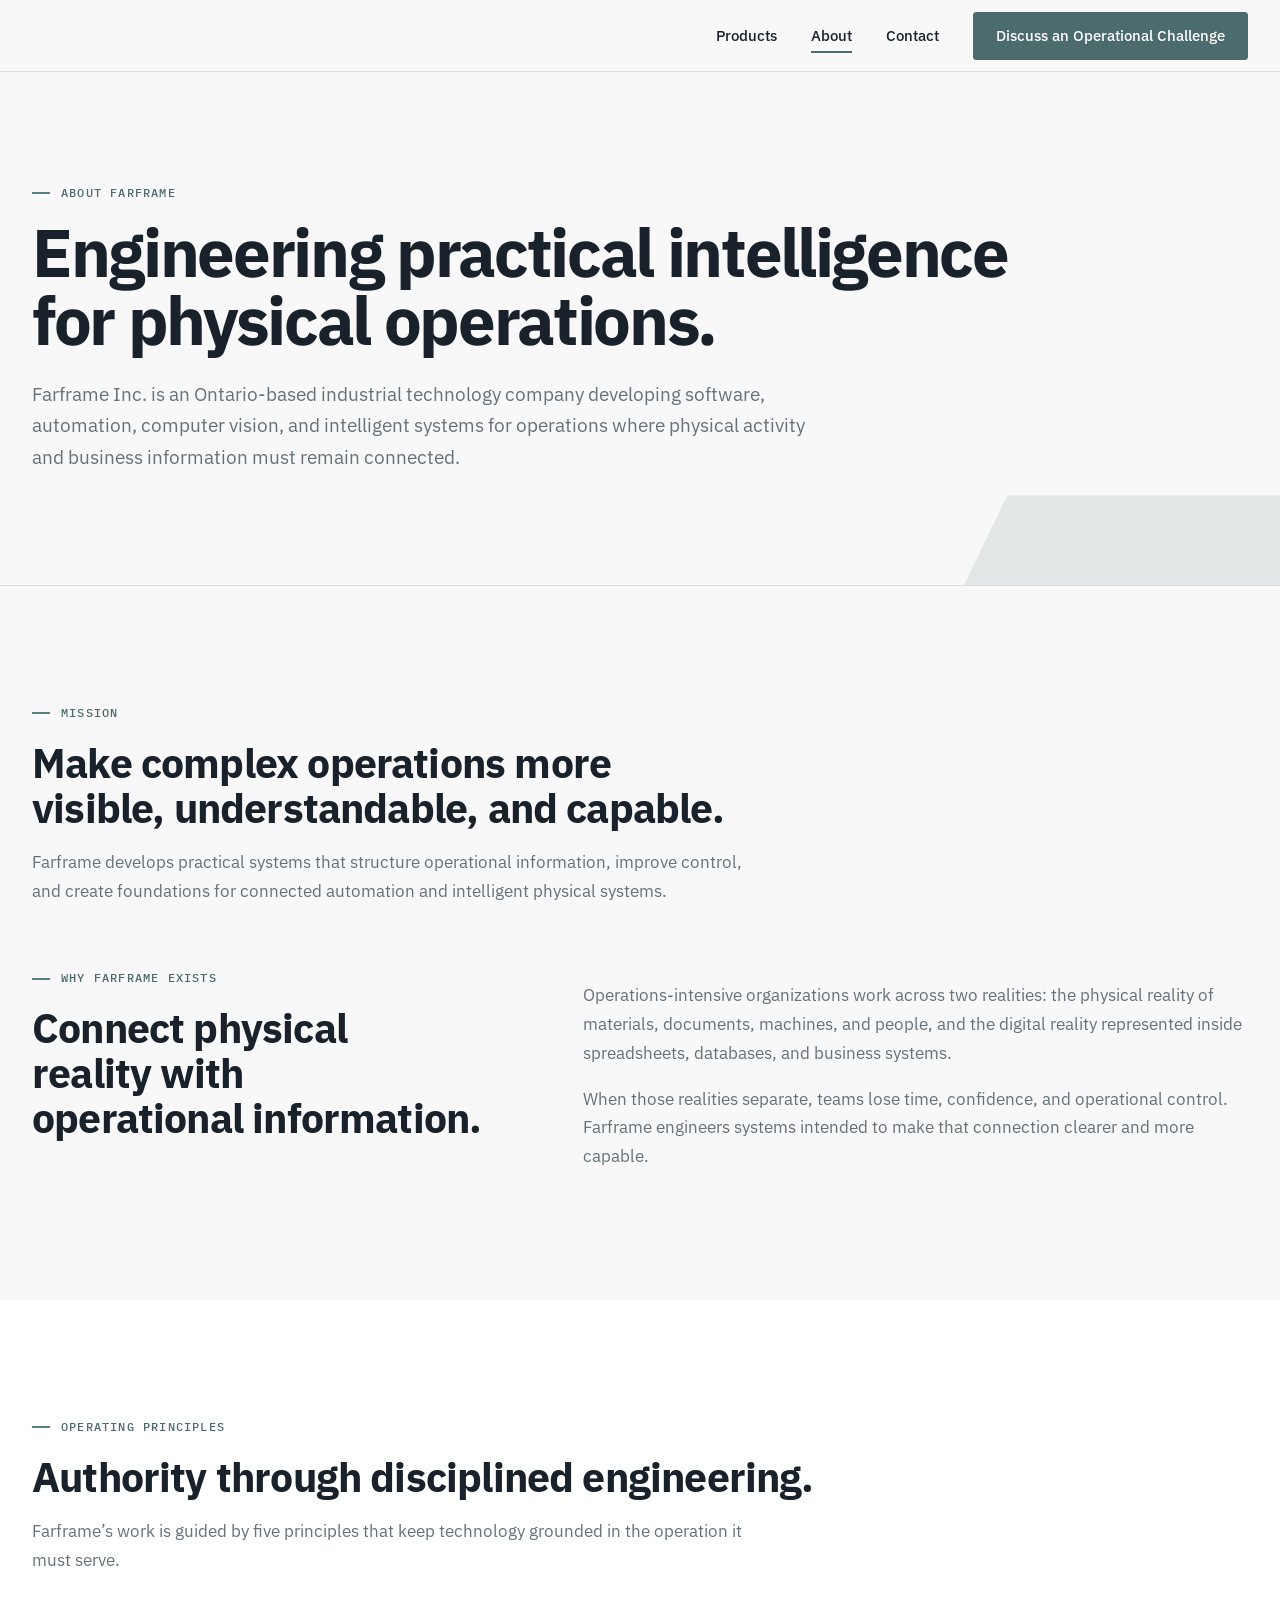
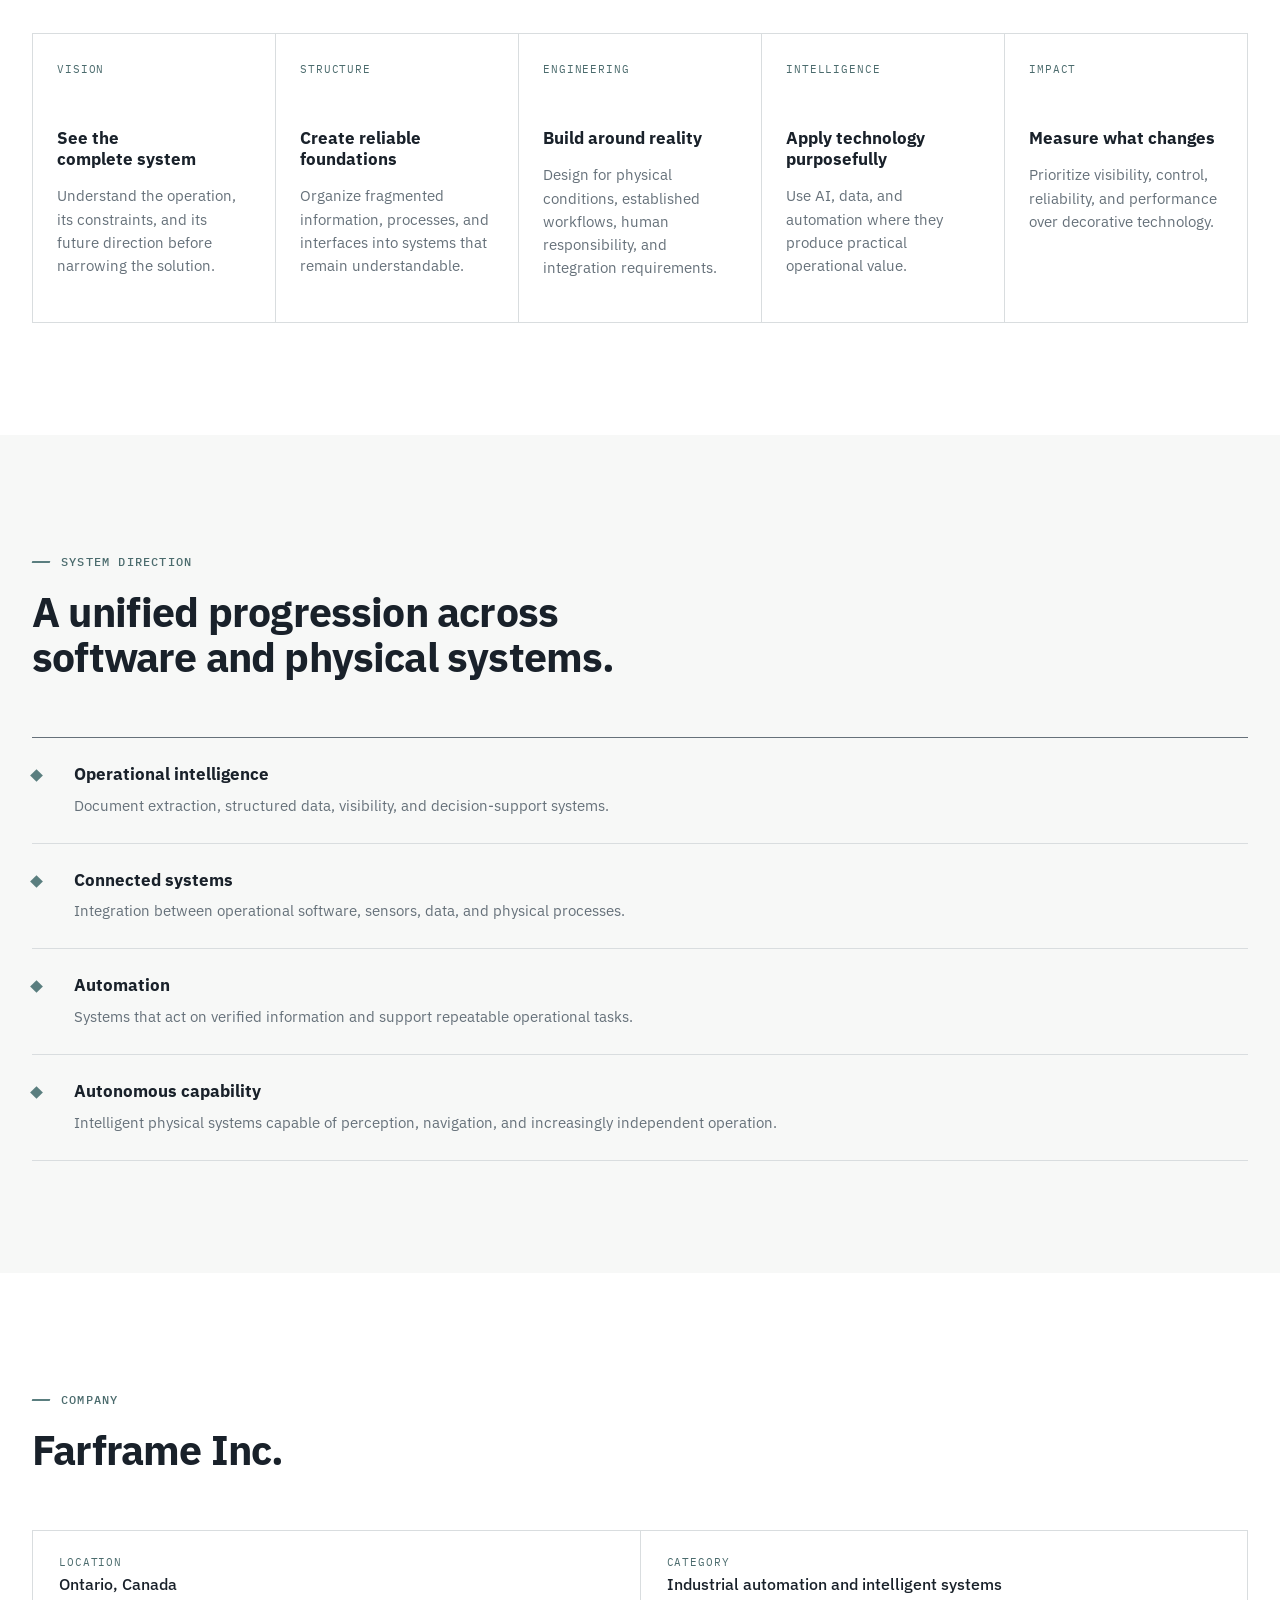
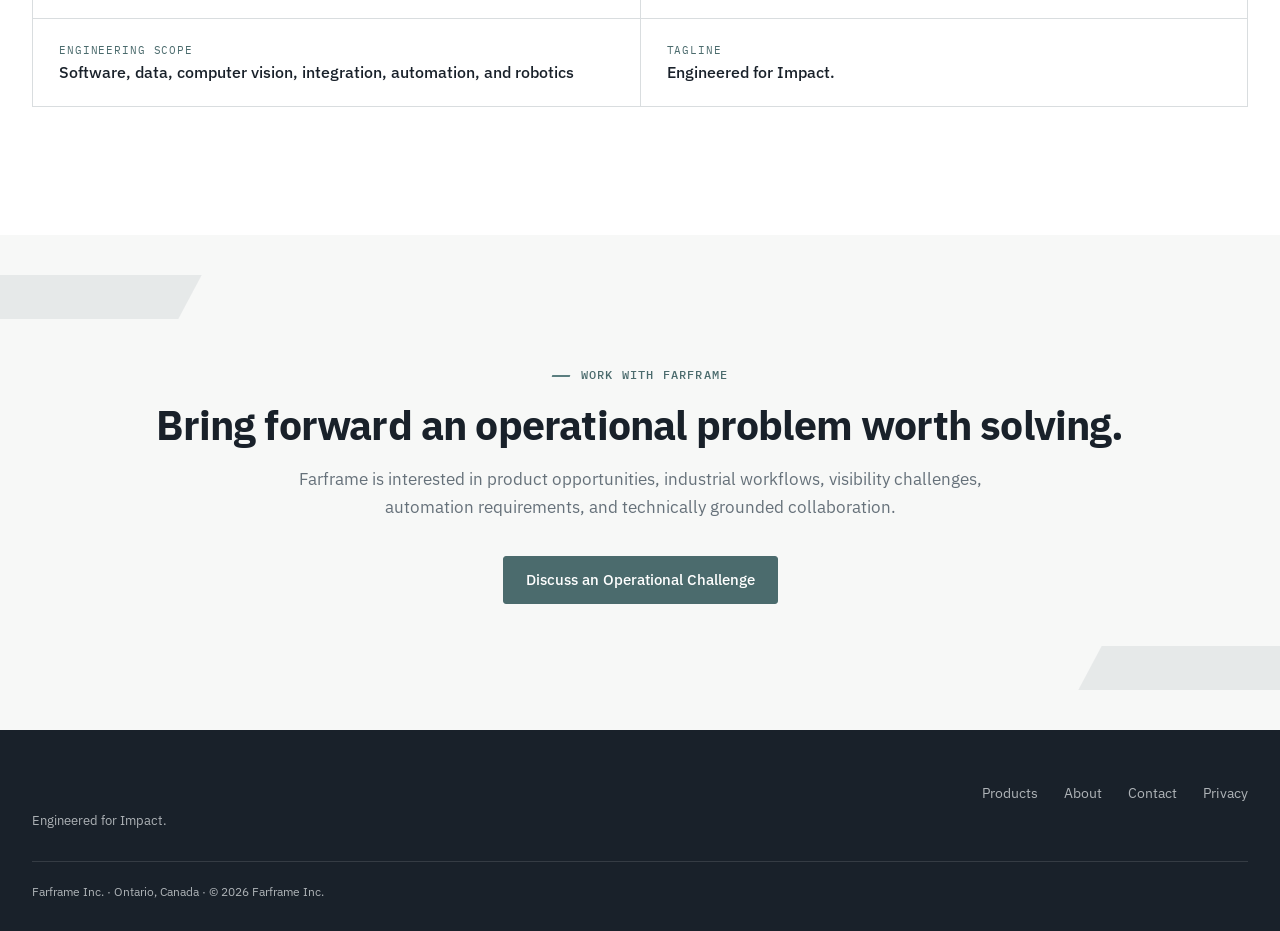
<file: about/index.html>
<!DOCTYPE html>
<html lang="en">
<head>
  <meta charset="UTF-8">
  <meta name="viewport" content="width=device-width, initial-scale=1.0">
  <title>About Farframe | Industrial Technology Company</title>
  <meta name="description" content="Farframe Inc. is an Ontario industrial technology company engineering software, automation, computer vision, and intelligent systems for physical operations.">
  <meta name="theme-color" content="#19212A">
  <link rel="canonical" href="https://farframe.ca/about/">
  <link rel="icon" href="/assets/brand/farframe-favicon.svg" type="image/svg+xml">
  <link rel="preconnect" href="https://fonts.googleapis.com">
  <link rel="preconnect" href="https://fonts.gstatic.com" crossorigin>
  <link href="https://fonts.googleapis.com/css2?family=IBM+Plex+Sans:wght@400;500;600;700&family=IBM+Plex+Mono:wght@500&display=swap" rel="stylesheet">
  <link rel="stylesheet" href="/assets/css/styles.css">
</head>
<body>
<a class="skip-link" href="#main">Skip to main content</a>
<header class="site-header">
  <div class="wrap header-inner">
    <a class="brand" href="/" aria-label="Farframe home">
      <img class="brand-mark" src="/assets/brand/farframe-symbol.svg" width="30" height="28" alt="">
      <span class="brand-word">FARFRAME</span>
    </a>

    <nav class="desktop-nav" aria-label="Primary navigation">
      <a href="/products/">Products</a>
      <a href="/about/" aria-current="page">About</a>
      <a href="/contact/">Contact</a>
      <a class="btn btn--primary" href="/contact/">Discuss an Operational Challenge</a>
    </nav>

    <button class="menu-toggle" type="button" aria-label="Open navigation"
      aria-controls="mobile-navigation" aria-expanded="false"><span></span></button>
  </div>
</header>

<nav class="mobile-nav" id="mobile-navigation" aria-label="Mobile navigation"
  data-open="false" aria-hidden="true">
  <a href="/products/">Products</a>
  <a href="/about/" aria-current="page">About</a>
  <a href="/contact/">Contact</a>
  <a class="btn btn--primary" href="/contact/">Discuss an Operational Challenge</a>
</nav>
<main id="main">
  <section class="page-hero">
    <div class="wrap">
      <div class="eyebrow mono">ABOUT FARFRAME</div>
      <h1>Engineering practical intelligence for physical operations.</h1>
      <p class="lead">Farframe Inc. is an Ontario-based industrial technology company developing software, automation, computer vision, and intelligent systems for operations where physical activity and business information must remain connected.</p>
    </div>
  </section>

  <section class="block">
    <div class="wrap">
      <div class="section-head">
        <div class="eyebrow mono">MISSION</div>
        <h2>Make complex operations more visible, understandable, and capable.</h2>
        <p>Farframe develops practical systems that structure operational information, improve control, and create foundations for connected automation and intelligent physical systems.</p>
      </div>

      <div class="approach-layout">
        <div class="approach-copy">
          <div class="eyebrow mono">WHY FARFRAME EXISTS</div>
          <h2>Connect physical reality with operational information.</h2>
        </div>
        <div class="body-copy">
          <p>Operations-intensive organizations work across two realities: the physical reality of materials, documents, machines, and people, and the digital reality represented inside spreadsheets, databases, and business systems.</p>
          <p>When those realities separate, teams lose time, confidence, and operational control. Farframe engineers systems intended to make that connection clearer and more capable.</p>
        </div>
      </div>
    </div>
  </section>

  <section class="block block--white">
    <div class="wrap">
      <div class="section-head">
        <div class="eyebrow mono">OPERATING PRINCIPLES</div>
        <h2>Authority through disciplined engineering.</h2>
        <p>Farframe’s work is guided by five principles that keep technology grounded in the operation it must serve.</p>
      </div>

      <div class="story-grid">
        <article class="story-card">
          <span class="mono">VISION</span>
          <h3>See the complete system</h3>
          <p>Understand the operation, its constraints, and its future direction before narrowing the solution.</p>
        </article>
        <article class="story-card">
          <span class="mono">STRUCTURE</span>
          <h3>Create reliable foundations</h3>
          <p>Organize fragmented information, processes, and interfaces into systems that remain understandable.</p>
        </article>
        <article class="story-card">
          <span class="mono">ENGINEERING</span>
          <h3>Build around reality</h3>
          <p>Design for physical conditions, established workflows, human responsibility, and integration requirements.</p>
        </article>
        <article class="story-card">
          <span class="mono">INTELLIGENCE</span>
          <h3>Apply technology purposefully</h3>
          <p>Use AI, data, and automation where they produce practical operational value.</p>
        </article>
        <article class="story-card">
          <span class="mono">IMPACT</span>
          <h3>Measure what changes</h3>
          <p>Prioritize visibility, control, reliability, and performance over decorative technology.</p>
        </article>
      </div>
    </div>
  </section>

  <section class="block">
    <div class="wrap">
      <div class="section-head">
        <div class="eyebrow mono">SYSTEM DIRECTION</div>
        <h2>A unified progression across software and physical systems.</h2>
      </div>

      <div class="principles">
        <article class="principle">
          <span class="principle-mark" aria-hidden="true"></span>
          <div><h3>Operational intelligence</h3><p>Document extraction, structured data, visibility, and decision-support systems.</p></div>
        </article>
        <article class="principle">
          <span class="principle-mark" aria-hidden="true"></span>
          <div><h3>Connected systems</h3><p>Integration between operational software, sensors, data, and physical processes.</p></div>
        </article>
        <article class="principle">
          <span class="principle-mark" aria-hidden="true"></span>
          <div><h3>Automation</h3><p>Systems that act on verified information and support repeatable operational tasks.</p></div>
        </article>
        <article class="principle">
          <span class="principle-mark" aria-hidden="true"></span>
          <div><h3>Autonomous capability</h3><p>Intelligent physical systems capable of perception, navigation, and increasingly independent operation.</p></div>
        </article>
      </div>
    </div>
  </section>

  <section class="block block--white">
    <div class="wrap">
      <div class="section-head">
        <div class="eyebrow mono">COMPANY</div>
        <h2>Farframe Inc.</h2>
      </div>
      <dl class="fact-grid">
        <div class="fact-card"><dt>LOCATION</dt><dd>Ontario, Canada</dd></div>
        <div class="fact-card"><dt>CATEGORY</dt><dd>Industrial automation and intelligent systems</dd></div>
        <div class="fact-card"><dt>ENGINEERING SCOPE</dt><dd>Software, data, computer vision, integration, automation, and robotics</dd></div>
        <div class="fact-card"><dt>TAGLINE</dt><dd>Engineered for Impact.</dd></div>
      </dl>
    </div>
  </section>

  <section class="final-cta">
    <div class="wrap final-cta-inner">
      <div class="eyebrow mono">WORK WITH FARFRAME</div>
      <h2>Bring forward an operational problem worth solving.</h2>
      <p>Farframe is interested in product opportunities, industrial workflows, visibility challenges, automation requirements, and technically grounded collaboration.</p>
      <a class="btn btn--primary" href="/contact/">Discuss an Operational Challenge</a>
    </div>
  </section>
</main>
<footer class="site-footer">
  <div class="wrap">
    <div class="footer-main">
      <div>
        <div class="footer-brand">
          <img class="brand-mark" src="/assets/brand/farframe-symbol.svg" width="30" height="28" alt="">
          <div class="brand-word">FARFRAME</div>
        </div>
        <div class="footer-tagline">Engineered for Impact.</div>
      </div>
      <nav class="footer-links" aria-label="Footer navigation">
        <a href="/products/">Products</a>
        <a href="/about/">About</a>
        <a href="/contact/">Contact</a>
        <a href="/privacy/">Privacy</a>
      </nav>
    </div>
    <div class="footer-legal">Farframe Inc. · Ontario, Canada · © 2026 Farframe Inc.</div>
  </div>
</footer>
<script src="/assets/js/site.js" defer></script>
</body>
</html>
</file>
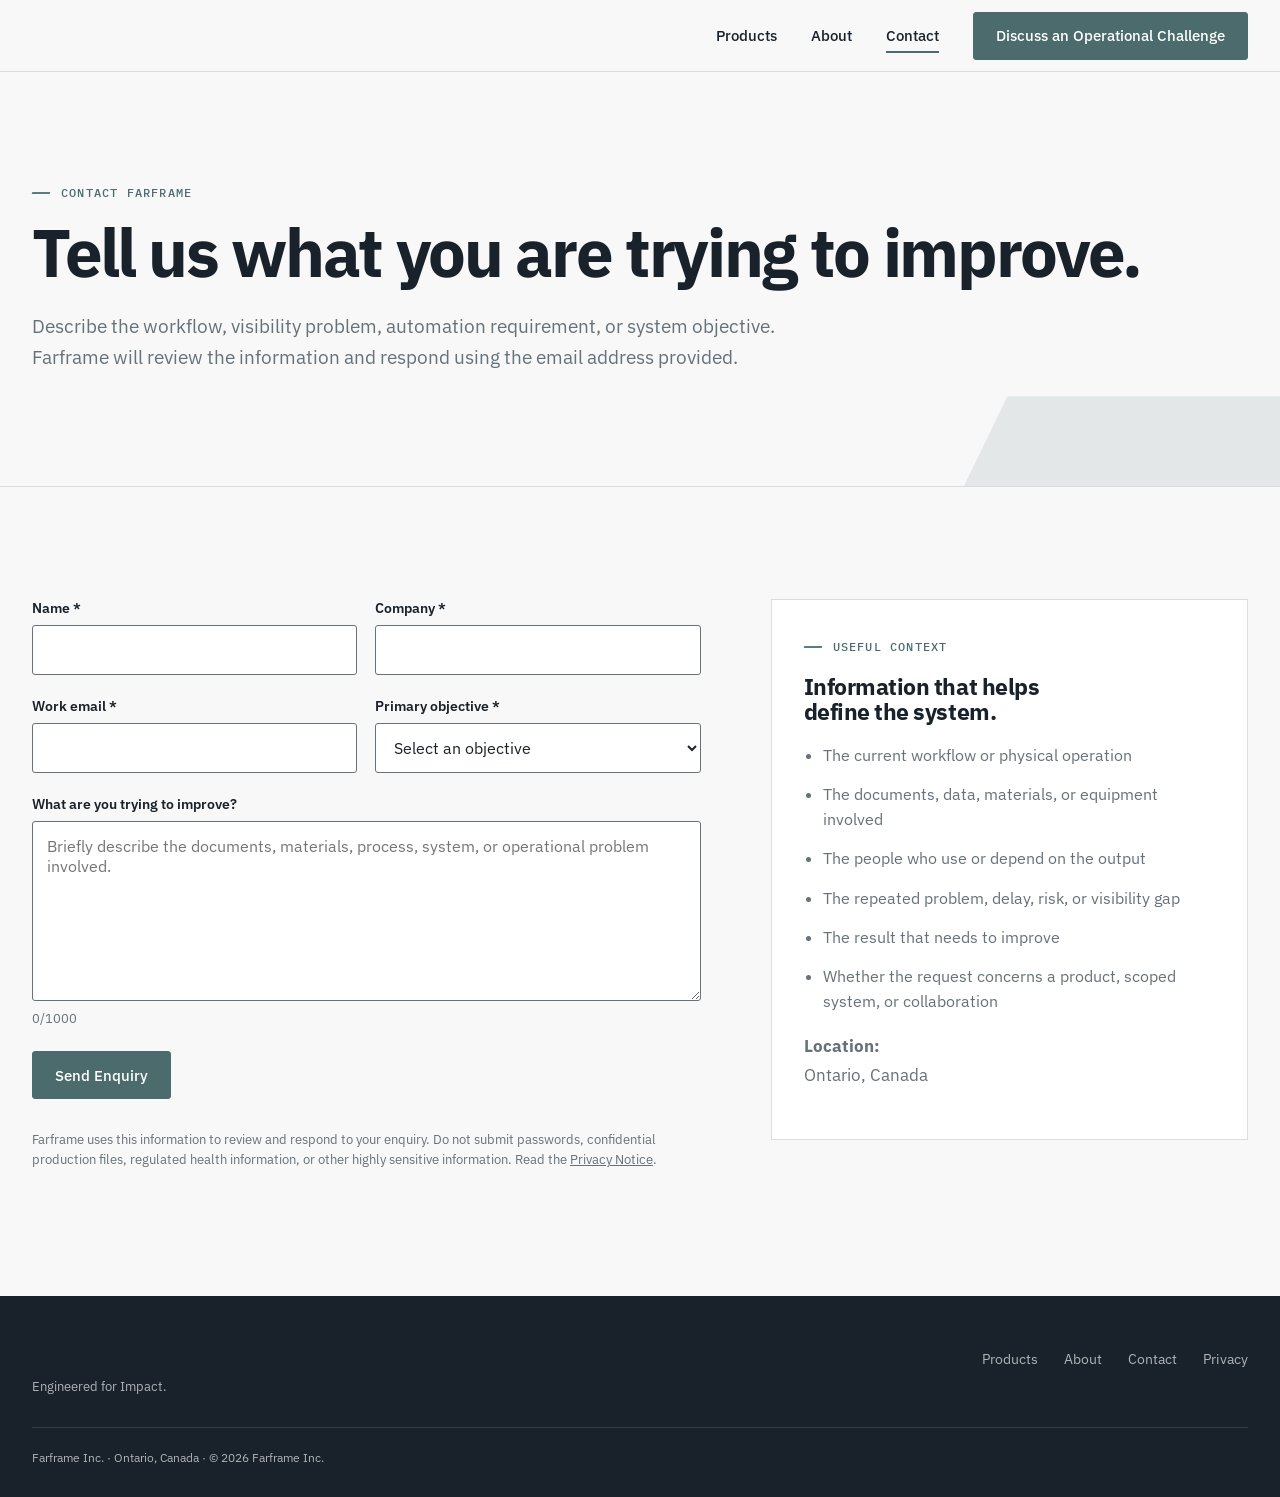
<file: contact/index.html>
<!DOCTYPE html>
<html lang="en">
<head>
  <meta charset="UTF-8">
  <meta name="viewport" content="width=device-width, initial-scale=1.0">
  <title>Contact Farframe</title>
  <meta name="description" content="Contact Farframe about document intelligence, inventory visibility, industrial automation, custom systems, or research collaboration.">
  <meta name="theme-color" content="#19212A">
  <link rel="canonical" href="https://farframe.ca/contact/">
  <link rel="icon" href="/assets/brand/farframe-favicon.svg" type="image/svg+xml">
  <link rel="preconnect" href="https://fonts.googleapis.com">
  <link rel="preconnect" href="https://fonts.gstatic.com" crossorigin>
  <link href="https://fonts.googleapis.com/css2?family=IBM+Plex+Sans:wght@400;500;600;700&family=IBM+Plex+Mono:wght@500&display=swap" rel="stylesheet">
  <link rel="stylesheet" href="/assets/css/styles.css">
</head>
<body>
<a class="skip-link" href="#main">Skip to main content</a>
<header class="site-header">
  <div class="wrap header-inner">
    <a class="brand" href="/" aria-label="Farframe home">
      <img class="brand-mark" src="/assets/brand/farframe-symbol.svg" width="30" height="28" alt="">
      <span class="brand-word">FARFRAME</span>
    </a>

    <nav class="desktop-nav" aria-label="Primary navigation">
      <a href="/products/">Products</a>
      <a href="/about/">About</a>
      <a href="/contact/" aria-current="page">Contact</a>
      <a class="btn btn--primary" href="/contact/">Discuss an Operational Challenge</a>
    </nav>

    <button class="menu-toggle" type="button" aria-label="Open navigation"
      aria-controls="mobile-navigation" aria-expanded="false"><span></span></button>
  </div>
</header>

<nav class="mobile-nav" id="mobile-navigation" aria-label="Mobile navigation"
  data-open="false" aria-hidden="true">
  <a href="/products/">Products</a>
  <a href="/about/">About</a>
  <a href="/contact/" aria-current="page">Contact</a>
  <a class="btn btn--primary" href="/contact/">Discuss an Operational Challenge</a>
</nav>
<main id="main">
  <section class="page-hero">
    <div class="wrap">
      <div class="eyebrow mono">CONTACT FARFRAME</div>
      <h1>Tell us what you are trying to improve.</h1>
      <p class="lead">Describe the workflow, visibility problem, automation requirement, or system objective. Farframe will review the information and respond using the email address provided.</p>
    </div>
  </section>

  <section class="block">
    <div class="wrap contact-layout">
      <form class="contact-form" name="farframe-contact" method="POST"
        action="/thanks/" data-netlify="true" netlify-honeypot="bot-field">
        <input type="hidden" name="form-name" value="farframe-contact">
        <p class="sr-only">
          <label>Do not fill this out if you are human:
            <input name="bot-field">
          </label>
        </p>

        <div class="form-row">
          <div class="form-field">
            <label for="name">Name <span aria-hidden="true">*</span></label>
            <input id="name" name="name" type="text" autocomplete="name"
              minlength="2" maxlength="80" required>
          </div>
          <div class="form-field">
            <label for="company">Company <span aria-hidden="true">*</span></label>
            <input id="company" name="company" type="text"
              autocomplete="organization" maxlength="120" required>
          </div>
        </div>

        <div class="form-row">
          <div class="form-field">
            <label for="email">Work email <span aria-hidden="true">*</span></label>
            <input id="email" name="email" type="email"
              autocomplete="email" maxlength="254" required>
          </div>
          <div class="form-field">
            <label for="primary-objective">Primary objective <span aria-hidden="true">*</span></label>
            <select id="primary-objective" name="objective" required>
              <option value="">Select an objective</option>
              <option value="data-extraction">Document and data extraction</option>
              <option value="inventory">Inventory and material visibility</option>
              <option value="automation">Industrial automation or custom system</option>
              <option value="research">Research collaboration</option>
              <option value="general">General enquiry</option>
            </select>
          </div>
        </div>

        <div class="form-field">
          <label for="operational-challenge">What are you trying to improve?</label>
          <textarea id="operational-challenge" name="message" maxlength="1000"
            placeholder="Briefly describe the documents, materials, process, system, or operational problem involved."></textarea>
          <div class="form-help" id="message-count">0/1000</div>
        </div>

        <div class="form-actions">
          <button class="btn btn--primary" type="submit">Send Enquiry</button>
          <p class="privacy-note">Farframe uses this information to review and respond to your enquiry. Do not submit passwords, confidential production files, regulated health information, or other highly sensitive information. Read the <a href="/privacy/">Privacy Notice</a>.</p>
        </div>
      </form>

      <aside class="contact-panel">
        <div class="eyebrow mono">USEFUL CONTEXT</div>
        <h2>Information that helps define the system.</h2>
        <ul>
          <li>The current workflow or physical operation</li>
          <li>The documents, data, materials, or equipment involved</li>
          <li>The people who use or depend on the output</li>
          <li>The repeated problem, delay, risk, or visibility gap</li>
          <li>The result that needs to improve</li>
          <li>Whether the request concerns a product, scoped system, or collaboration</li>
        </ul>
        <p class="body-copy"><strong>Location:</strong><br>Ontario, Canada</p>
      </aside>
    </div>
  </section>
</main>
<footer class="site-footer">
  <div class="wrap">
    <div class="footer-main">
      <div>
        <div class="footer-brand">
          <img class="brand-mark" src="/assets/brand/farframe-symbol.svg" width="30" height="28" alt="">
          <div class="brand-word">FARFRAME</div>
        </div>
        <div class="footer-tagline">Engineered for Impact.</div>
      </div>
      <nav class="footer-links" aria-label="Footer navigation">
        <a href="/products/">Products</a>
        <a href="/about/">About</a>
        <a href="/contact/">Contact</a>
        <a href="/privacy/">Privacy</a>
      </nav>
    </div>
    <div class="footer-legal">Farframe Inc. · Ontario, Canada · © 2026 Farframe Inc.</div>
  </div>
</footer>
<script src="/assets/js/site.js" defer></script>
</body>
</html>
</file>
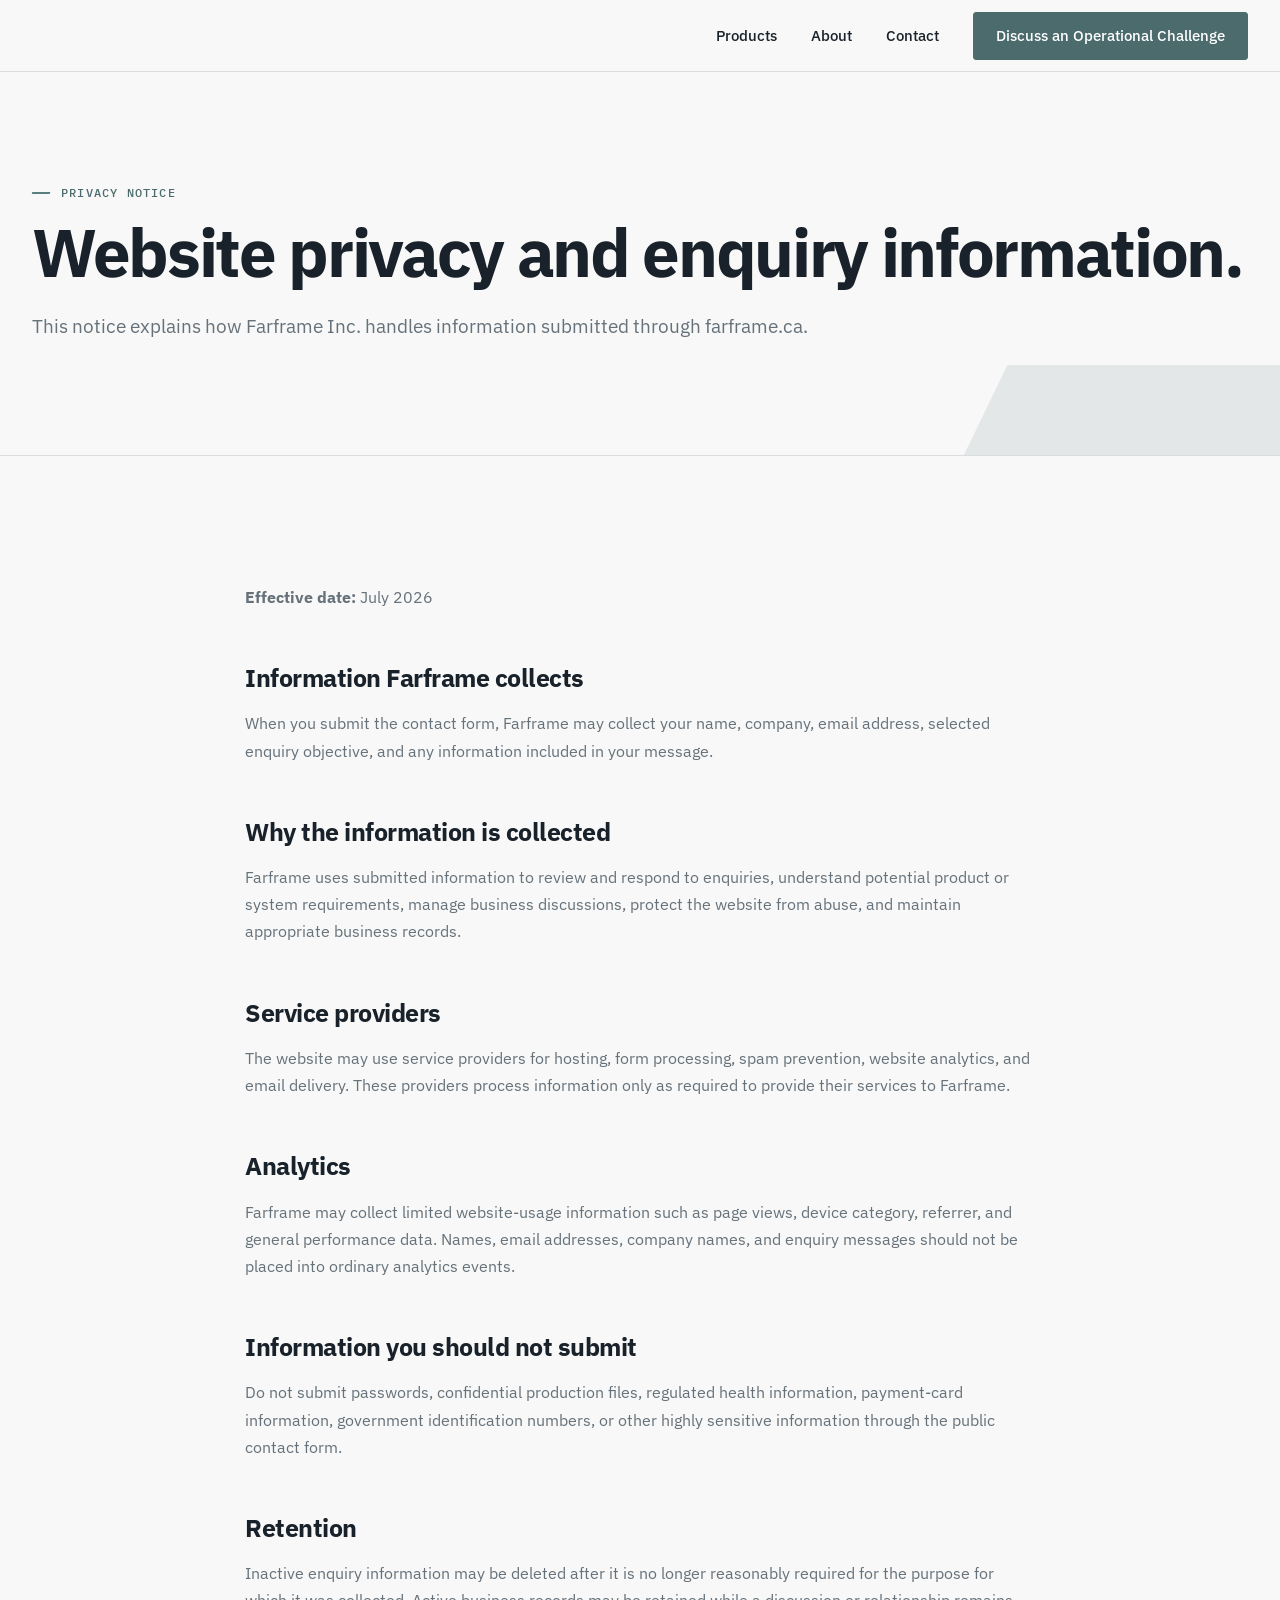
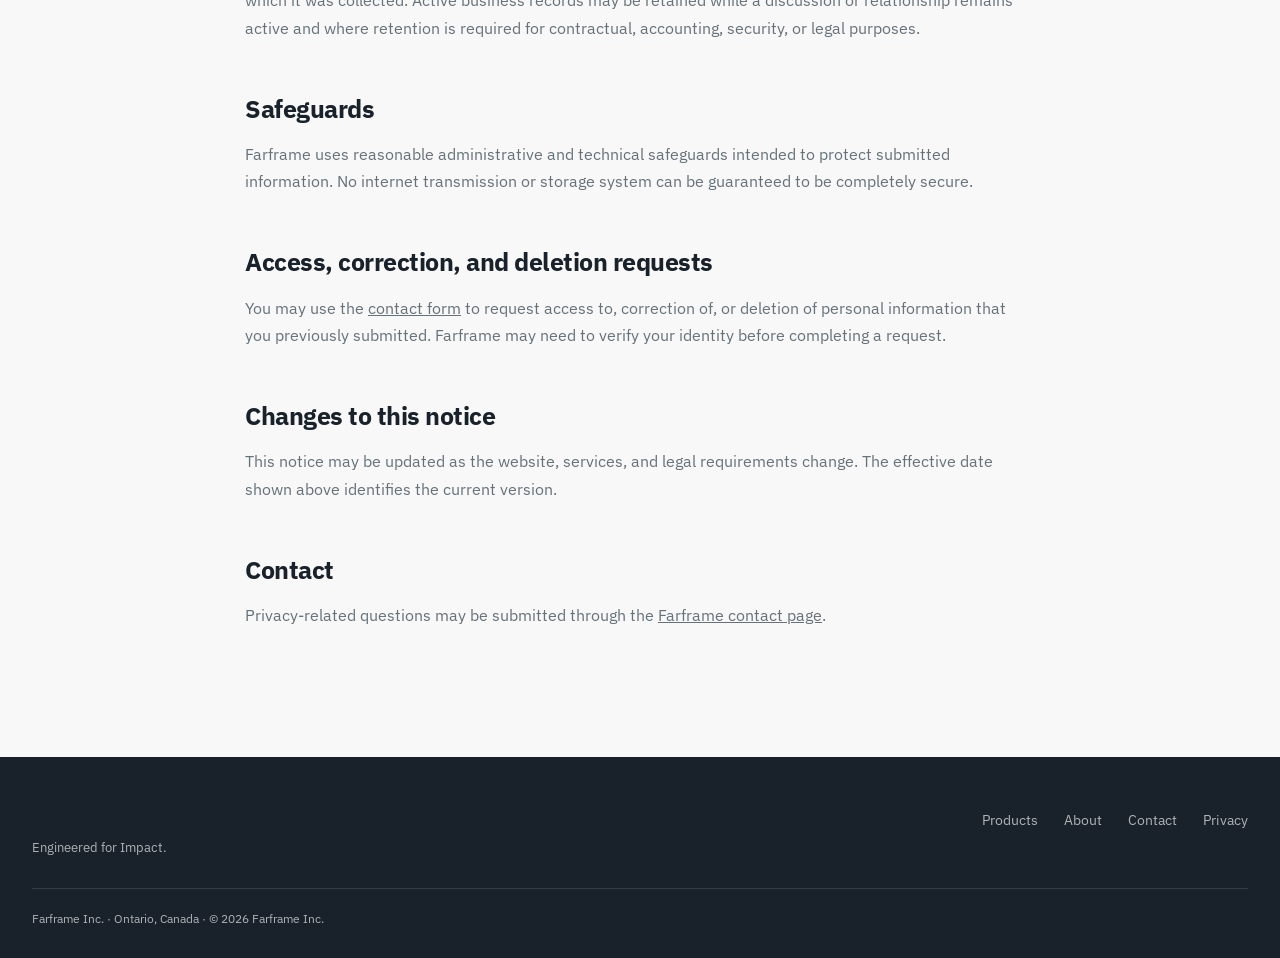
<file: privacy/index.html>
<!DOCTYPE html>
<html lang="en">
<head>
  <meta charset="UTF-8">
  <meta name="viewport" content="width=device-width, initial-scale=1.0">
  <title>Privacy Notice | Farframe</title>
  <meta name="description" content="Read how Farframe handles information submitted through its website and contact form.">
  <meta name="theme-color" content="#19212A">
  <link rel="canonical" href="https://farframe.ca/privacy/">
  <link rel="icon" href="/assets/brand/farframe-favicon.svg" type="image/svg+xml">
  <link rel="preconnect" href="https://fonts.googleapis.com">
  <link rel="preconnect" href="https://fonts.gstatic.com" crossorigin>
  <link href="https://fonts.googleapis.com/css2?family=IBM+Plex+Sans:wght@400;500;600;700&family=IBM+Plex+Mono:wght@500&display=swap" rel="stylesheet">
  <link rel="stylesheet" href="/assets/css/styles.css">
</head>
<body>
<a class="skip-link" href="#main">Skip to main content</a>
<header class="site-header">
  <div class="wrap header-inner">
    <a class="brand" href="/" aria-label="Farframe home">
      <img class="brand-mark" src="/assets/brand/farframe-symbol.svg" width="30" height="28" alt="">
      <span class="brand-word">FARFRAME</span>
    </a>

    <nav class="desktop-nav" aria-label="Primary navigation">
      <a href="/products/">Products</a>
      <a href="/about/">About</a>
      <a href="/contact/">Contact</a>
      <a class="btn btn--primary" href="/contact/">Discuss an Operational Challenge</a>
    </nav>

    <button class="menu-toggle" type="button" aria-label="Open navigation"
      aria-controls="mobile-navigation" aria-expanded="false"><span></span></button>
  </div>
</header>

<nav class="mobile-nav" id="mobile-navigation" aria-label="Mobile navigation"
  data-open="false" aria-hidden="true">
  <a href="/products/">Products</a>
  <a href="/about/">About</a>
  <a href="/contact/">Contact</a>
  <a class="btn btn--primary" href="/contact/">Discuss an Operational Challenge</a>
</nav>
<main id="main">
  <section class="page-hero">
    <div class="wrap">
      <div class="eyebrow mono">PRIVACY NOTICE</div>
      <h1>Website privacy and enquiry information.</h1>
      <p class="lead">This notice explains how Farframe Inc. handles information submitted through farframe.ca.</p>
    </div>
  </section>

  <section class="block">
    <div class="wrap legal-copy">
      <p><strong>Effective date:</strong> July 2026</p>

      <h2>Information Farframe collects</h2>
      <p>When you submit the contact form, Farframe may collect your name, company, email address, selected enquiry objective, and any information included in your message.</p>

      <h2>Why the information is collected</h2>
      <p>Farframe uses submitted information to review and respond to enquiries, understand potential product or system requirements, manage business discussions, protect the website from abuse, and maintain appropriate business records.</p>

      <h2>Service providers</h2>
      <p>The website may use service providers for hosting, form processing, spam prevention, website analytics, and email delivery. These providers process information only as required to provide their services to Farframe.</p>

      <h2>Analytics</h2>
      <p>Farframe may collect limited website-usage information such as page views, device category, referrer, and general performance data. Names, email addresses, company names, and enquiry messages should not be placed into ordinary analytics events.</p>

      <h2>Information you should not submit</h2>
      <p>Do not submit passwords, confidential production files, regulated health information, payment-card information, government identification numbers, or other highly sensitive information through the public contact form.</p>

      <h2>Retention</h2>
      <p>Inactive enquiry information may be deleted after it is no longer reasonably required for the purpose for which it was collected. Active business records may be retained while a discussion or relationship remains active and where retention is required for contractual, accounting, security, or legal purposes.</p>

      <h2>Safeguards</h2>
      <p>Farframe uses reasonable administrative and technical safeguards intended to protect submitted information. No internet transmission or storage system can be guaranteed to be completely secure.</p>

      <h2>Access, correction, and deletion requests</h2>
      <p>You may use the <a href="/contact/">contact form</a> to request access to, correction of, or deletion of personal information that you previously submitted. Farframe may need to verify your identity before completing a request.</p>

      <h2>Changes to this notice</h2>
      <p>This notice may be updated as the website, services, and legal requirements change. The effective date shown above identifies the current version.</p>

      <h2>Contact</h2>
      <p>Privacy-related questions may be submitted through the <a href="/contact/">Farframe contact page</a>.</p>
    </div>
  </section>
</main>
<footer class="site-footer">
  <div class="wrap">
    <div class="footer-main">
      <div>
        <div class="footer-brand">
          <img class="brand-mark" src="/assets/brand/farframe-symbol.svg" width="30" height="28" alt="">
          <div class="brand-word">FARFRAME</div>
        </div>
        <div class="footer-tagline">Engineered for Impact.</div>
      </div>
      <nav class="footer-links" aria-label="Footer navigation">
        <a href="/products/">Products</a>
        <a href="/about/">About</a>
        <a href="/contact/">Contact</a>
        <a href="/privacy/">Privacy</a>
      </nav>
    </div>
    <div class="footer-legal">Farframe Inc. · Ontario, Canada · © 2026 Farframe Inc.</div>
  </div>
</footer>
<script src="/assets/js/site.js" defer></script>
</body>
</html>
</file>
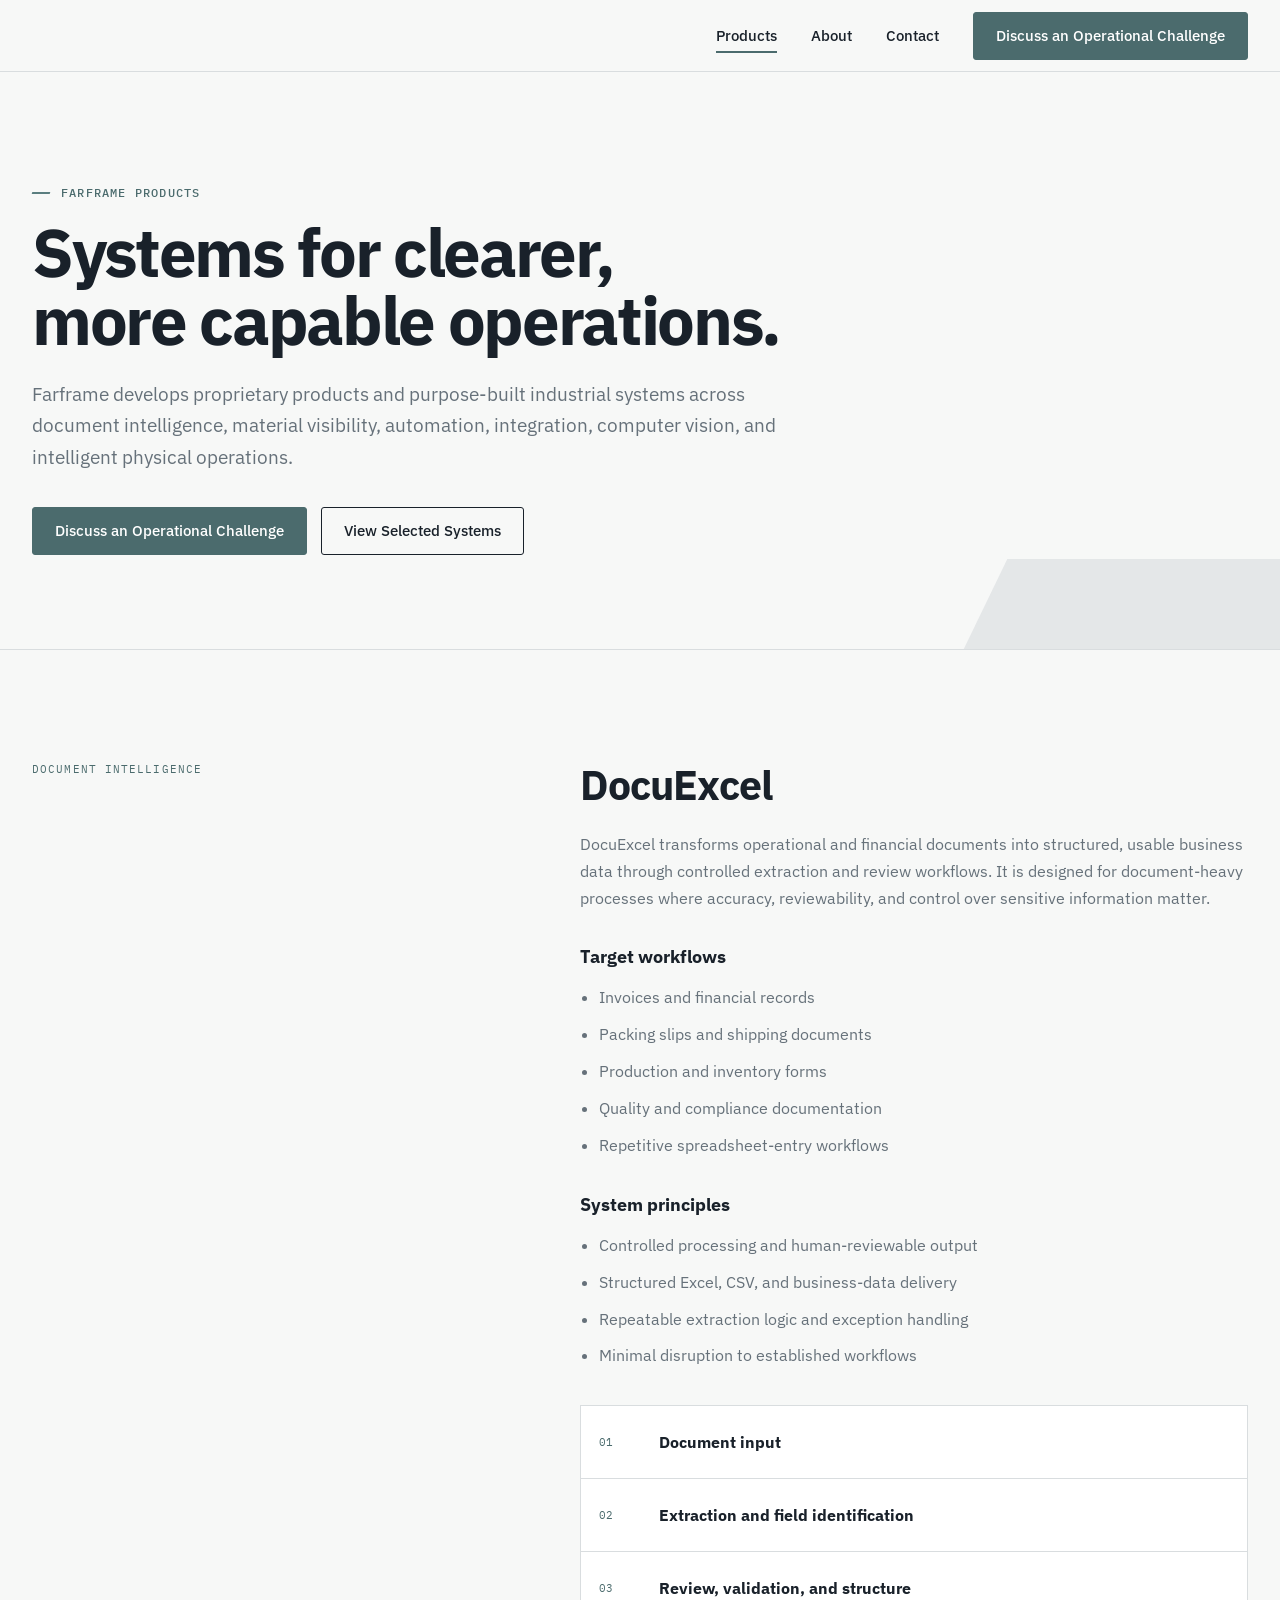
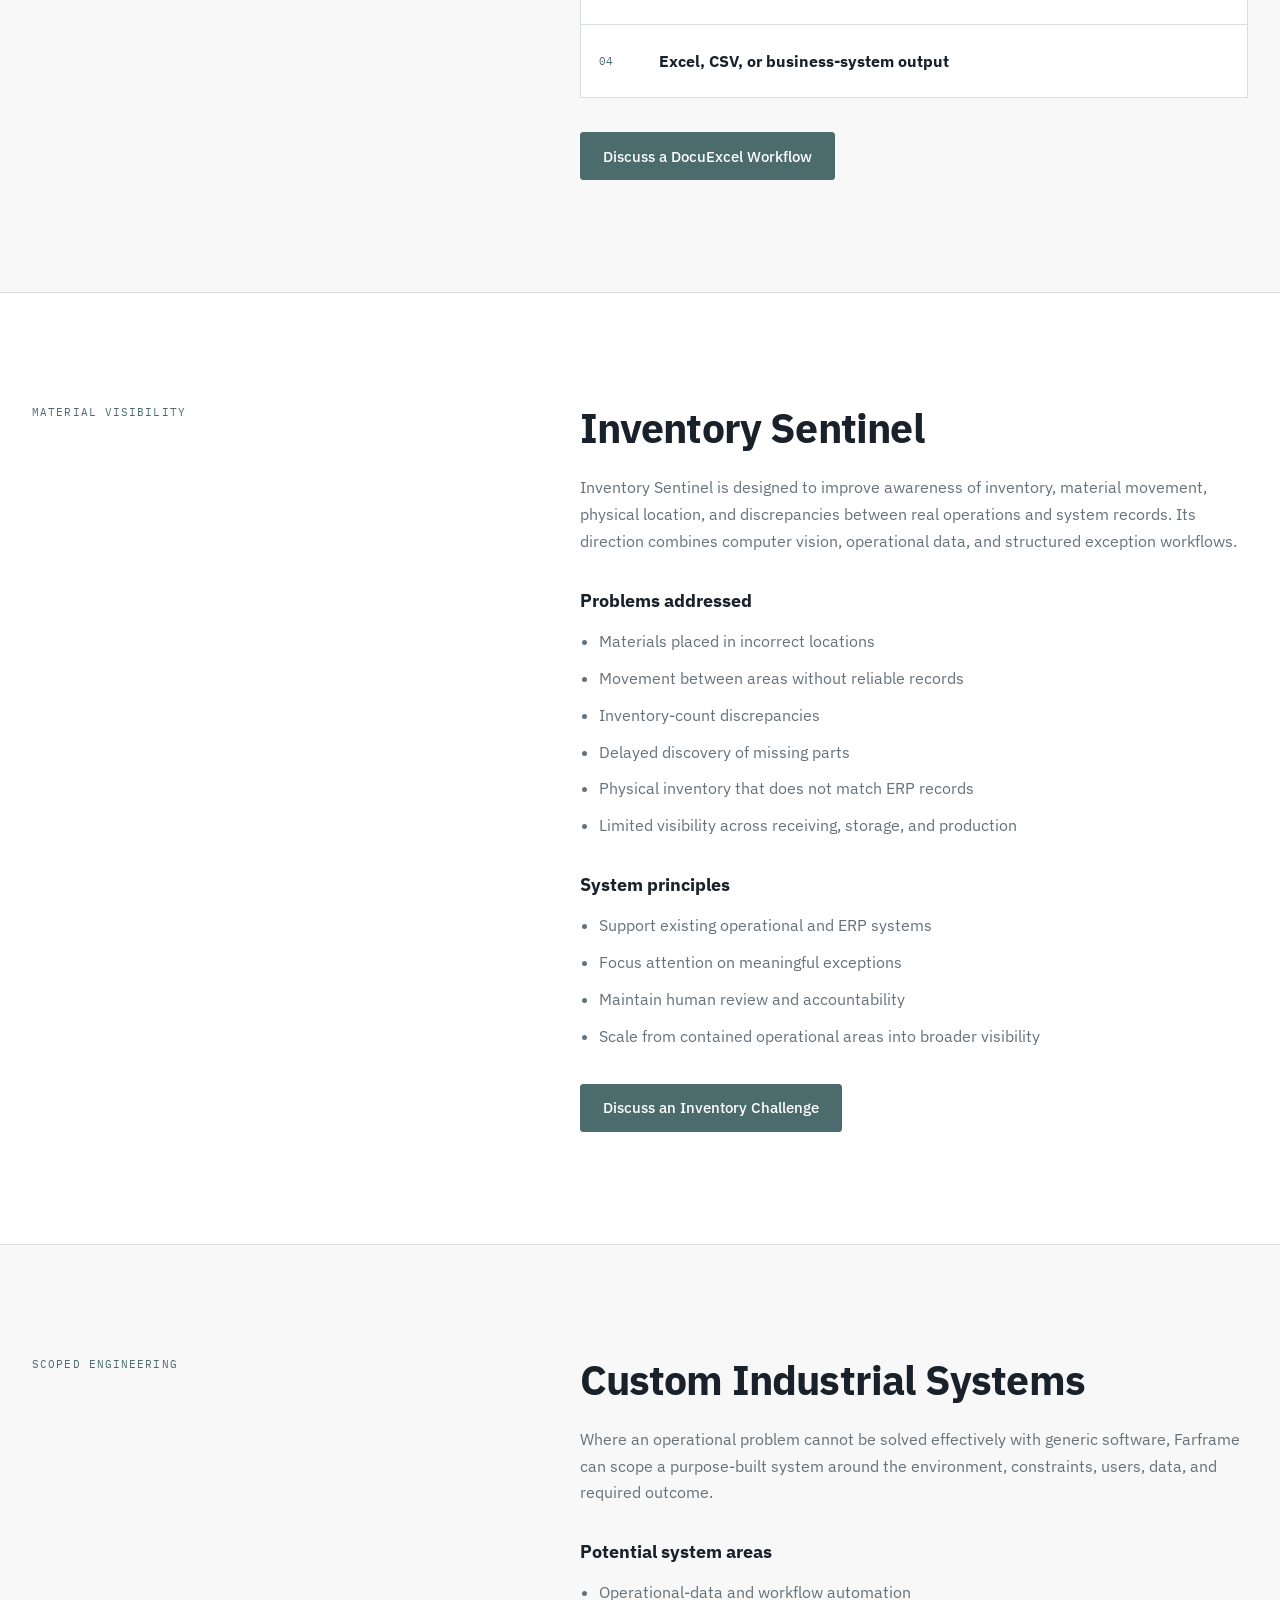
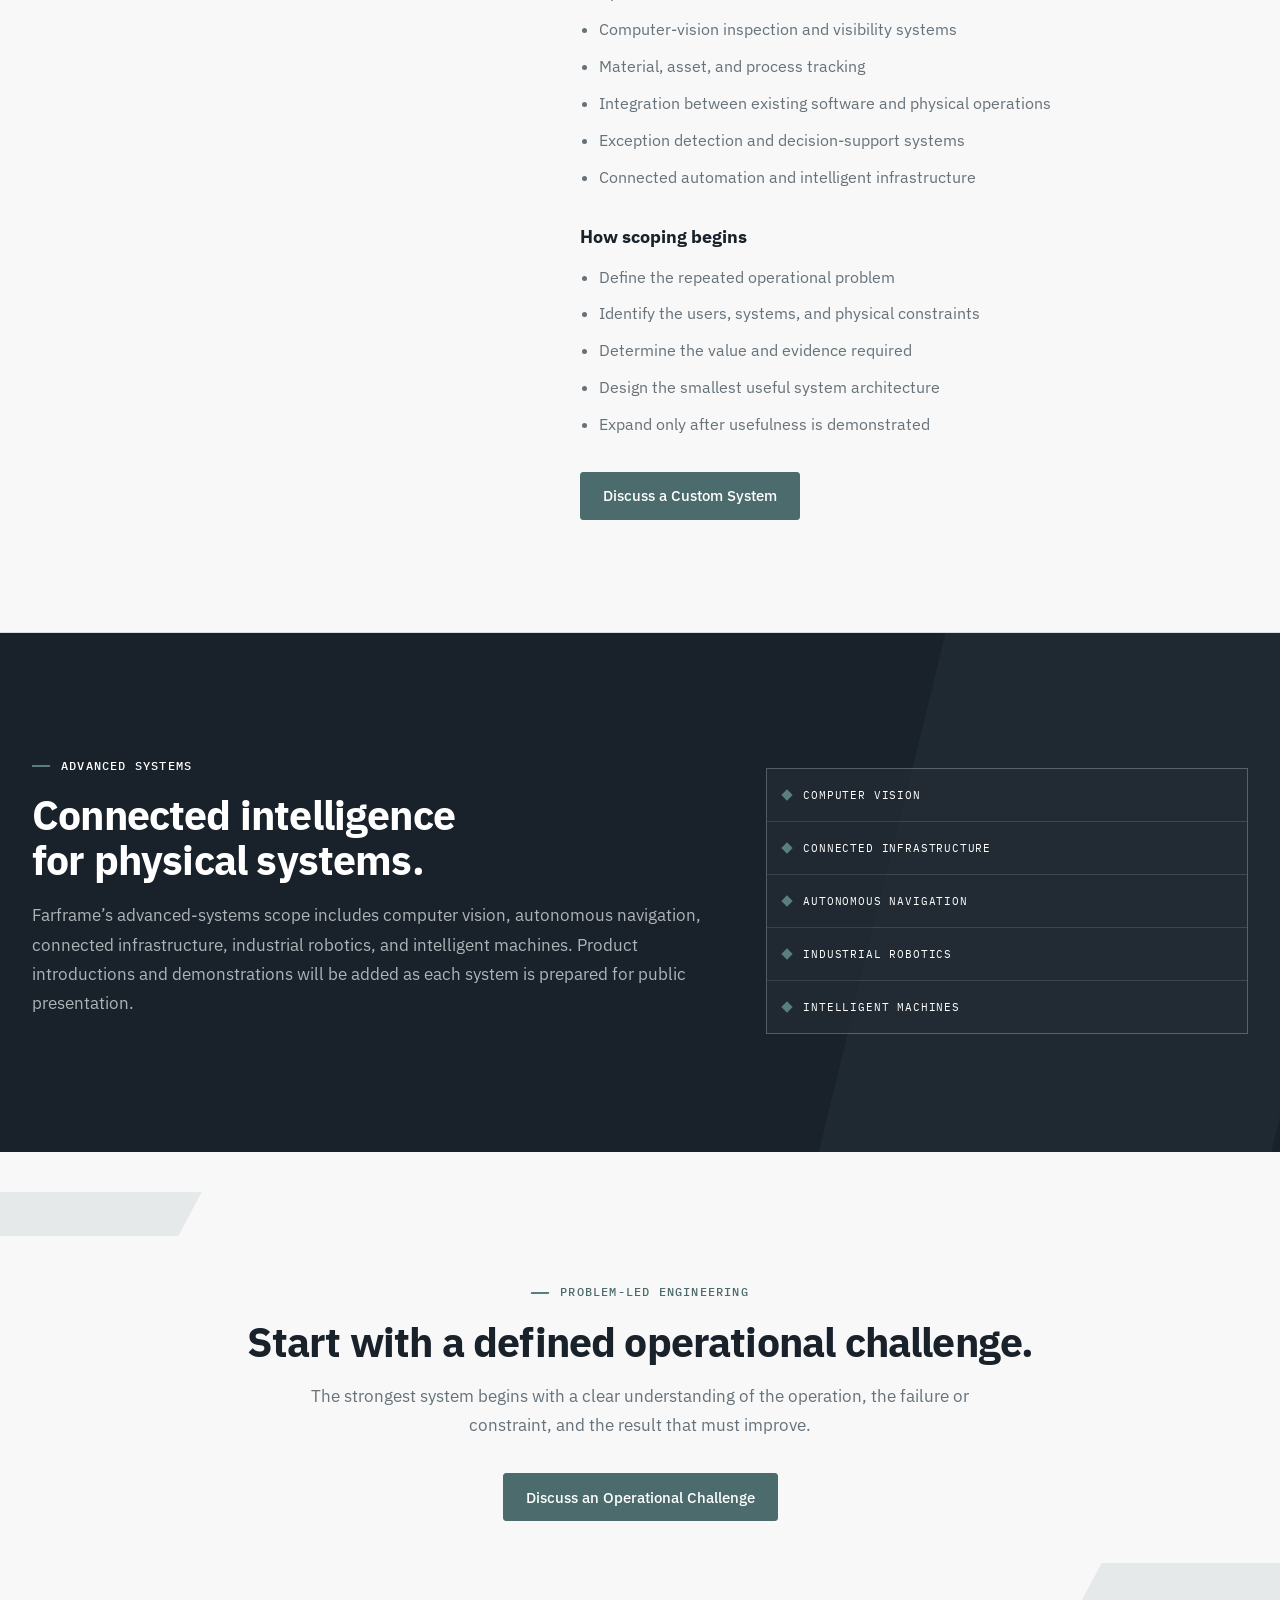
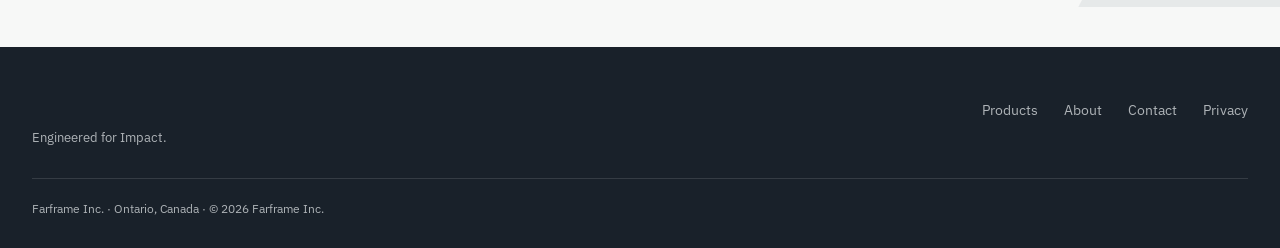
<file: products/index.html>
<!DOCTYPE html>
<html lang="en">
<head>
  <meta charset="UTF-8">
  <meta name="viewport" content="width=device-width, initial-scale=1.0">
  <title>Products | Farframe</title>
  <meta name="description" content="Explore Farframe systems for document intelligence, material visibility, custom industrial automation, computer vision, and intelligent physical operations.">
  <meta name="theme-color" content="#19212A">
  <link rel="canonical" href="https://farframe.ca/products/">
  <link rel="icon" href="/assets/brand/farframe-favicon.svg" type="image/svg+xml">
  <link rel="preconnect" href="https://fonts.googleapis.com">
  <link rel="preconnect" href="https://fonts.gstatic.com" crossorigin>
  <link href="https://fonts.googleapis.com/css2?family=IBM+Plex+Sans:wght@400;500;600;700&family=IBM+Plex+Mono:wght@500&display=swap" rel="stylesheet">
  <link rel="stylesheet" href="/assets/css/styles.css">
</head>
<body>
<a class="skip-link" href="#main">Skip to main content</a>
<header class="site-header">
  <div class="wrap header-inner">
    <a class="brand" href="/" aria-label="Farframe home">
      <img class="brand-mark" src="/assets/brand/farframe-symbol.svg" width="30" height="28" alt="">
      <span class="brand-word">FARFRAME</span>
    </a>

    <nav class="desktop-nav" aria-label="Primary navigation">
      <a href="/products/" aria-current="page">Products</a>
      <a href="/about/">About</a>
      <a href="/contact/">Contact</a>
      <a class="btn btn--primary" href="/contact/">Discuss an Operational Challenge</a>
    </nav>

    <button class="menu-toggle" type="button" aria-label="Open navigation"
      aria-controls="mobile-navigation" aria-expanded="false"><span></span></button>
  </div>
</header>

<nav class="mobile-nav" id="mobile-navigation" aria-label="Mobile navigation"
  data-open="false" aria-hidden="true">
  <a href="/products/" aria-current="page">Products</a>
  <a href="/about/">About</a>
  <a href="/contact/">Contact</a>
  <a class="btn btn--primary" href="/contact/">Discuss an Operational Challenge</a>
</nav>
<main id="main">
  <section class="page-hero">
    <div class="wrap">
      <div class="eyebrow mono">FARFRAME PRODUCTS</div>
      <h1>Systems for clearer, more capable operations.</h1>
      <p class="lead">Farframe develops proprietary products and purpose-built industrial systems across document intelligence, material visibility, automation, integration, computer vision, and intelligent physical operations.</p>
      <div class="page-actions">
        <a class="btn btn--primary" href="/contact/">Discuss an Operational Challenge</a>
        <a class="btn btn--secondary" href="#docuexcel">View Selected Systems</a>
      </div>
    </div>
  </section>

  <section class="product-section anchor-section" id="docuexcel">
    <div class="wrap product-layout">
      <aside class="product-side">
        <div class="mono">DOCUMENT INTELLIGENCE</div>
      </aside>
      <div class="product-content">
        <h2>DocuExcel</h2>
        <p>DocuExcel transforms operational and financial documents into structured, usable business data through controlled extraction and review workflows. It is designed for document-heavy processes where accuracy, reviewability, and control over sensitive information matter.</p>

        <h3>Target workflows</h3>
        <ul>
          <li>Invoices and financial records</li>
          <li>Packing slips and shipping documents</li>
          <li>Production and inventory forms</li>
          <li>Quality and compliance documentation</li>
          <li>Repetitive spreadsheet-entry workflows</li>
        </ul>

        <h3>System principles</h3>
        <ul>
          <li>Controlled processing and human-reviewable output</li>
          <li>Structured Excel, CSV, and business-data delivery</li>
          <li>Repeatable extraction logic and exception handling</li>
          <li>Minimal disruption to established workflows</li>
        </ul>

        <div class="workflow" aria-label="DocuExcel workflow">
          <div class="workflow-step"><span class="mono">01</span><strong>Document input</strong></div>
          <div class="workflow-step"><span class="mono">02</span><strong>Extraction and field identification</strong></div>
          <div class="workflow-step"><span class="mono">03</span><strong>Review, validation, and structure</strong></div>
          <div class="workflow-step"><span class="mono">04</span><strong>Excel, CSV, or business-system output</strong></div>
        </div>

        <div class="page-actions">
          <a class="btn btn--primary" href="/contact/?objective=data-extraction">Discuss a DocuExcel Workflow</a>
        </div>
      </div>
    </div>
  </section>

  <section class="product-section anchor-section block--white" id="inventory-sentinel">
    <div class="wrap product-layout">
      <aside class="product-side">
        <div class="mono">MATERIAL VISIBILITY</div>
      </aside>
      <div class="product-content">
        <h2>Inventory Sentinel</h2>
        <p>Inventory Sentinel is designed to improve awareness of inventory, material movement, physical location, and discrepancies between real operations and system records. Its direction combines computer vision, operational data, and structured exception workflows.</p>

        <h3>Problems addressed</h3>
        <ul>
          <li>Materials placed in incorrect locations</li>
          <li>Movement between areas without reliable records</li>
          <li>Inventory-count discrepancies</li>
          <li>Delayed discovery of missing parts</li>
          <li>Physical inventory that does not match ERP records</li>
          <li>Limited visibility across receiving, storage, and production</li>
        </ul>

        <h3>System principles</h3>
        <ul>
          <li>Support existing operational and ERP systems</li>
          <li>Focus attention on meaningful exceptions</li>
          <li>Maintain human review and accountability</li>
          <li>Scale from contained operational areas into broader visibility</li>
        </ul>

        <div class="page-actions">
          <a class="btn btn--primary" href="/contact/?objective=inventory">Discuss an Inventory Challenge</a>
        </div>
      </div>
    </div>
  </section>

  <section class="product-section anchor-section" id="custom-systems">
    <div class="wrap product-layout">
      <aside class="product-side">
        <div class="mono">SCOPED ENGINEERING</div>
      </aside>
      <div class="product-content">
        <h2>Custom Industrial Systems</h2>
        <p>Where an operational problem cannot be solved effectively with generic software, Farframe can scope a purpose-built system around the environment, constraints, users, data, and required outcome.</p>

        <h3>Potential system areas</h3>
        <ul>
          <li>Operational-data and workflow automation</li>
          <li>Computer-vision inspection and visibility systems</li>
          <li>Material, asset, and process tracking</li>
          <li>Integration between existing software and physical operations</li>
          <li>Exception detection and decision-support systems</li>
          <li>Connected automation and intelligent infrastructure</li>
        </ul>

        <h3>How scoping begins</h3>
        <ul>
          <li>Define the repeated operational problem</li>
          <li>Identify the users, systems, and physical constraints</li>
          <li>Determine the value and evidence required</li>
          <li>Design the smallest useful system architecture</li>
          <li>Expand only after usefulness is demonstrated</li>
        </ul>

        <div class="page-actions">
          <a class="btn btn--primary" href="/contact/?objective=automation">Discuss a Custom System</a>
        </div>
      </div>
    </div>
  </section>

  <section class="advanced anchor-section" id="advanced-systems">
    <div class="wrap advanced-inner">
      <div>
        <div class="eyebrow mono">ADVANCED SYSTEMS</div>
        <h2>Connected intelligence for physical systems.</h2>
        <p>Farframe’s advanced-systems scope includes computer vision, autonomous navigation, connected infrastructure, industrial robotics, and intelligent machines. Product introductions and demonstrations will be added as each system is prepared for public presentation.</p>
      </div>
      <div class="advanced-fields">
        <div class="advanced-field mono">COMPUTER VISION</div>
        <div class="advanced-field mono">CONNECTED INFRASTRUCTURE</div>
        <div class="advanced-field mono">AUTONOMOUS NAVIGATION</div>
        <div class="advanced-field mono">INDUSTRIAL ROBOTICS</div>
        <div class="advanced-field mono">INTELLIGENT MACHINES</div>
      </div>
    </div>
  </section>

  <section class="final-cta">
    <div class="wrap final-cta-inner">
      <div class="eyebrow mono">PROBLEM-LED ENGINEERING</div>
      <h2>Start with a defined operational challenge.</h2>
      <p>The strongest system begins with a clear understanding of the operation, the failure or constraint, and the result that must improve.</p>
      <a class="btn btn--primary" href="/contact/">Discuss an Operational Challenge</a>
    </div>
  </section>
</main>
<footer class="site-footer">
  <div class="wrap">
    <div class="footer-main">
      <div>
        <div class="footer-brand">
          <img class="brand-mark" src="/assets/brand/farframe-symbol.svg" width="30" height="28" alt="">
          <div class="brand-word">FARFRAME</div>
        </div>
        <div class="footer-tagline">Engineered for Impact.</div>
      </div>
      <nav class="footer-links" aria-label="Footer navigation">
        <a href="/products/">Products</a>
        <a href="/about/">About</a>
        <a href="/contact/">Contact</a>
        <a href="/privacy/">Privacy</a>
      </nav>
    </div>
    <div class="footer-legal">Farframe Inc. · Ontario, Canada · © 2026 Farframe Inc.</div>
  </div>
</footer>
<script src="/assets/js/site.js" defer></script>
</body>
</html>
</file>
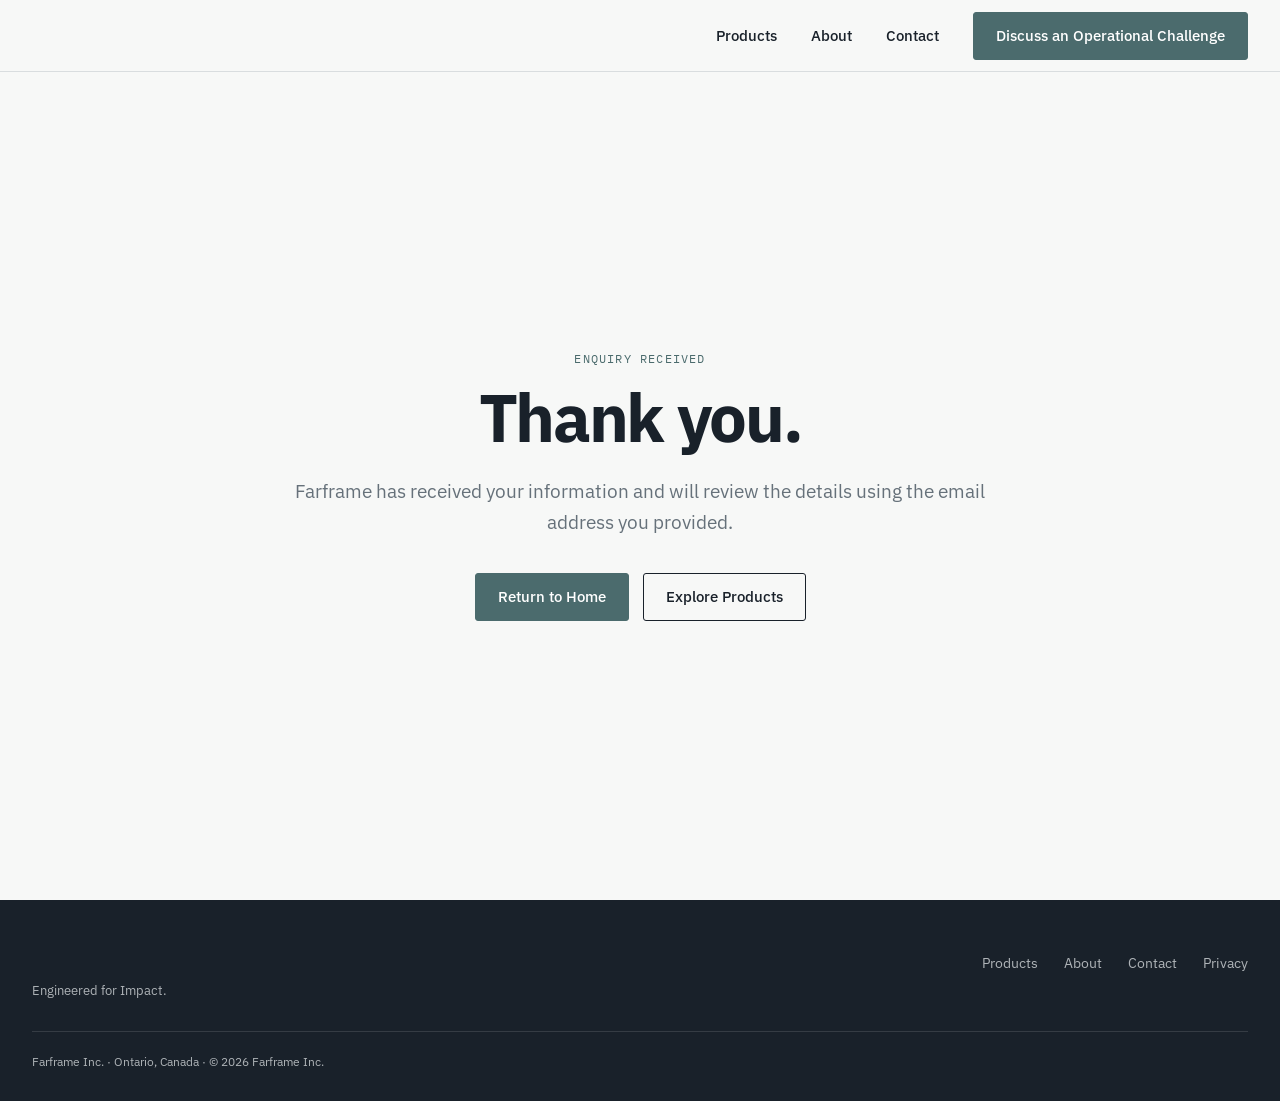
<file: thanks/index.html>
<!DOCTYPE html>
<html lang="en">
<head>
  <meta charset="UTF-8">
  <meta name="viewport" content="width=device-width, initial-scale=1.0">
  <title>Enquiry Received | Farframe</title>
  <meta name="description" content="Farframe has received your enquiry.">
  <meta name="theme-color" content="#19212A">
  <link rel="canonical" href="https://farframe.ca/thanks/">
  <link rel="icon" href="/assets/brand/farframe-favicon.svg" type="image/svg+xml">
  <link rel="preconnect" href="https://fonts.googleapis.com">
  <link rel="preconnect" href="https://fonts.gstatic.com" crossorigin>
  <link href="https://fonts.googleapis.com/css2?family=IBM+Plex+Sans:wght@400;500;600;700&family=IBM+Plex+Mono:wght@500&display=swap" rel="stylesheet">
  <link rel="stylesheet" href="/assets/css/styles.css">
</head>
<body>
<a class="skip-link" href="#main">Skip to main content</a>
<header class="site-header">
  <div class="wrap header-inner">
    <a class="brand" href="/" aria-label="Farframe home">
      <img class="brand-mark" src="/assets/brand/farframe-symbol.svg" width="30" height="28" alt="">
      <span class="brand-word">FARFRAME</span>
    </a>

    <nav class="desktop-nav" aria-label="Primary navigation">
      <a href="/products/">Products</a>
      <a href="/about/">About</a>
      <a href="/contact/">Contact</a>
      <a class="btn btn--primary" href="/contact/">Discuss an Operational Challenge</a>
    </nav>

    <button class="menu-toggle" type="button" aria-label="Open navigation"
      aria-controls="mobile-navigation" aria-expanded="false"><span></span></button>
  </div>
</header>

<nav class="mobile-nav" id="mobile-navigation" aria-label="Mobile navigation"
  data-open="false" aria-hidden="true">
  <a href="/products/">Products</a>
  <a href="/about/">About</a>
  <a href="/contact/">Contact</a>
  <a class="btn btn--primary" href="/contact/">Discuss an Operational Challenge</a>
</nav>
<main id="main" class="state-page">
  <div class="wrap state-card">
    <div class="state-code mono">ENQUIRY RECEIVED</div>
    <h1>Thank you.</h1>
    <p class="lead">Farframe has received your information and will review the details using the email address you provided.</p>
    <div class="page-actions" style="justify-content:center;">
      <a class="btn btn--primary" href="/">Return to Home</a>
      <a class="btn btn--secondary" href="/products/">Explore Products</a>
    </div>
  </div>
</main>
<footer class="site-footer">
  <div class="wrap">
    <div class="footer-main">
      <div>
        <div class="footer-brand">
          <img class="brand-mark" src="/assets/brand/farframe-symbol.svg" width="30" height="28" alt="">
          <div class="brand-word">FARFRAME</div>
        </div>
        <div class="footer-tagline">Engineered for Impact.</div>
      </div>
      <nav class="footer-links" aria-label="Footer navigation">
        <a href="/products/">Products</a>
        <a href="/about/">About</a>
        <a href="/contact/">Contact</a>
        <a href="/privacy/">Privacy</a>
      </nav>
    </div>
    <div class="footer-legal">Farframe Inc. · Ontario, Canada · © 2026 Farframe Inc.</div>
  </div>
</footer>
<script src="/assets/js/site.js" defer></script>
</body>
</html>
</file>
<file: assets/css/styles.css>
:root {
  --ff-navy: #19212a;
  --ff-navy-2: #24303a;
  --ff-teal-structural: #5a7e7f;
  --ff-teal-interface: #4b6b6d;
  --ff-grey-steel: #66717a;
  --ff-grey-frame: #aeb3b7;
  --ff-grey-foundation: #d9dddf;
  --ff-off-white: #f7f8f7;
  --ff-white: #ffffff;
  --ff-error: #8b2d2d;

  --radius: 3px;
  --header-height: 78px;
  --wrap: 1240px;
  --shadow-small: 0 10px 30px rgba(25, 33, 42, 0.06);
}

*,
*::before,
*::after {
  box-sizing: border-box;
}

html {
  scroll-behavior: smooth;
  scroll-padding-top: calc(var(--header-height) + 20px);
}

body {
  margin: 0;
  background: var(--ff-off-white);
  color: var(--ff-navy);
  font-family: "IBM Plex Sans", Arial, sans-serif;
  -webkit-font-smoothing: antialiased;
  text-rendering: optimizeLegibility;
}

body.menu-open {
  overflow: hidden;
}

img,
svg {
  display: block;
  max-width: 100%;
}

a {
  color: inherit;
}

button,
input,
select,
textarea {
  font: inherit;
}

button {
  color: inherit;
}

.wrap {
  width: min(var(--wrap), calc(100% - 64px));
  margin-inline: auto;
}

.narrow {
  max-width: 760px;
}

.mono {
  font-family: "IBM Plex Mono", ui-monospace, SFMono-Regular, Menlo, monospace;
}

.anchor-section {
  scroll-margin-top: calc(var(--header-height) + 20px);
}

.skip-link {
  position: fixed;
  top: -100px;
  left: 16px;
  z-index: 500;
  padding: 12px 18px;
  border-radius: var(--radius);
  background: var(--ff-navy);
  color: var(--ff-white);
  text-decoration: none;
}

.skip-link:focus {
  top: 14px;
}

a:focus-visible,
button:focus-visible,
input:focus-visible,
select:focus-visible,
textarea:focus-visible {
  outline: 3px solid var(--ff-navy);
  outline-offset: 3px;
}

.sr-only {
  position: absolute;
  width: 1px;
  height: 1px;
  padding: 0;
  margin: -1px;
  overflow: hidden;
  white-space: nowrap;
  border: 0;
  clip: rect(0, 0, 0, 0);
}

/* Header */
.site-header {
  position: sticky;
  top: 0;
  z-index: 100;
  height: var(--header-height);
  display: flex;
  align-items: center;
  border-bottom: 1px solid var(--ff-grey-foundation);
  background: rgba(247, 248, 247, 0.96);
  backdrop-filter: blur(10px);
}

.header-inner {
  display: flex;
  align-items: center;
  justify-content: space-between;
  gap: 28px;
}

.brand {
  display: inline-flex;
  align-items: center;
  gap: 11px;
  min-width: max-content;
  color: var(--ff-navy);
  text-decoration: none;
}

.brand-mark {
  width: 30px;
  height: 28px;
  flex: 0 0 auto;
}

.brand-word {
  font-size: 17px;
  font-weight: 700;
  letter-spacing: 0.075em;
}

.desktop-nav {
  display: flex;
  align-items: center;
  gap: 34px;
  margin-left: auto;
}

.desktop-nav > a:not(.btn) {
  position: relative;
  color: var(--ff-navy);
  font-size: 15px;
  font-weight: 500;
  text-decoration: none;
}

.desktop-nav > a:not(.btn)::after {
  content: "";
  position: absolute;
  right: 0;
  bottom: -8px;
  left: 0;
  height: 2px;
  background: var(--ff-teal-interface);
  transform: scaleX(0);
  transform-origin: left;
  transition: transform 180ms ease;
}

.desktop-nav > a:not(.btn):hover::after,
.desktop-nav > a[aria-current="page"]::after {
  transform: scaleX(1);
}

.menu-toggle {
  display: none;
  width: 46px;
  height: 46px;
  padding: 0;
  border: 1px solid var(--ff-grey-steel);
  border-radius: var(--radius);
  background: transparent;
  cursor: pointer;
}

.menu-toggle span,
.menu-toggle::before,
.menu-toggle::after {
  content: "";
  display: block;
  width: 20px;
  height: 2px;
  margin: 4px auto;
  background: currentColor;
  transition: transform 180ms ease, opacity 180ms ease;
}

.menu-toggle[aria-expanded="true"] span {
  opacity: 0;
}

.menu-toggle[aria-expanded="true"]::before {
  transform: translateY(6px) rotate(45deg);
}

.menu-toggle[aria-expanded="true"]::after {
  transform: translateY(-6px) rotate(-45deg);
}

.mobile-nav {
  position: fixed;
  inset: var(--header-height) 0 auto 0;
  z-index: 90;
  display: none;
  padding: 18px 20px 24px;
  border-bottom: 1px solid var(--ff-grey-foundation);
  background: var(--ff-off-white);
  box-shadow: var(--shadow-small);
}

.mobile-nav[data-open="true"] {
  display: block;
}

.mobile-nav a {
  display: flex;
  min-height: 50px;
  align-items: center;
  border-bottom: 1px solid var(--ff-grey-foundation);
  font-weight: 500;
  text-decoration: none;
}

.mobile-nav .btn {
  width: 100%;
  margin-top: 18px;
  border-bottom: 0;
}

/* Buttons */
.btn {
  display: inline-flex;
  min-height: 48px;
  align-items: center;
  justify-content: center;
  padding: 0 22px;
  border: 1px solid transparent;
  border-radius: var(--radius);
  font-size: 15px;
  font-weight: 500;
  text-align: center;
  text-decoration: none;
  cursor: pointer;
  transition:
    background-color 180ms ease,
    border-color 180ms ease,
    color 180ms ease,
    transform 180ms ease;
}

.btn--primary {
  border-color: var(--ff-teal-interface);
  background: var(--ff-teal-interface);
  color: var(--ff-white);
}

.btn--primary:hover {
  border-color: #3f5c5e;
  background: #3f5c5e;
}

.btn--primary:active {
  transform: translateY(1px);
}

.btn--primary:focus-visible {
  outline: none;
  box-shadow:
    0 0 0 2px var(--ff-white),
    0 0 0 5px var(--ff-navy);
}

.btn--secondary {
  border-color: var(--ff-navy);
  background: transparent;
  color: var(--ff-navy);
}

.btn--secondary:hover {
  background: var(--ff-navy);
  color: var(--ff-white);
}

.btn--light {
  border-color: var(--ff-white);
  color: var(--ff-white);
}

.btn--light:hover {
  background: var(--ff-white);
  color: var(--ff-navy);
}

/* Typography */
.eyebrow {
  display: inline-flex;
  align-items: center;
  gap: 11px;
  margin-bottom: 18px;
  color: var(--ff-teal-interface);
  font-size: 12px;
  font-weight: 500;
  line-height: 1.4;
  letter-spacing: 0.1em;
}

.eyebrow::before {
  content: "";
  width: 18px;
  height: 2px;
  background: var(--ff-teal-structural);
  transform: skewX(-16deg);
}

h1,
h2,
h3 {
  margin-top: 0;
  text-wrap: balance;
}

h1 {
  margin-bottom: 24px;
  font-size: clamp(2.65rem, 5.2vw, 4.7rem);
  font-weight: 700;
  line-height: 1.02;
  letter-spacing: -0.035em;
}

h2 {
  margin-bottom: 18px;
  font-size: clamp(2rem, 3.2vw, 2.8rem);
  line-height: 1.1;
  letter-spacing: -0.02em;
}

h3 {
  line-height: 1.25;
}

.lead {
  color: var(--ff-grey-steel);
  font-size: clamp(1.05rem, 1.5vw, 1.16rem);
  line-height: 1.68;
}

.page-hero {
  position: relative;
  overflow: hidden;
  padding: 106px 0 94px;
  border-bottom: 1px solid var(--ff-grey-foundation);
}

.page-hero::after {
  content: "";
  position: absolute;
  right: -80px;
  bottom: -70px;
  width: 430px;
  height: 160px;
  background: var(--ff-grey-foundation);
  opacity: 0.6;
  clip-path: polygon(18% 0, 100% 0, 76% 100%, 0 100%);
}

.page-hero .lead {
  max-width: 780px;
}

.page-actions {
  display: flex;
  flex-wrap: wrap;
  gap: 14px;
  margin-top: 34px;
}

/* Home hero */
.hero {
  position: relative;
  min-height: 720px;
  overflow: hidden;
  padding: 112px 0 96px;
}

.hero::before {
  content: "";
  position: absolute;
  inset: 0;
  background-image:
    linear-gradient(to right, rgba(25, 33, 42, 0.035) 1px, transparent 1px),
    linear-gradient(to bottom, rgba(25, 33, 42, 0.025) 1px, transparent 1px);
  background-size: 96px 96px;
  mask-image: linear-gradient(to right, black 0%, black 68%, transparent 96%);
  pointer-events: none;
}

.hero-inner {
  position: relative;
  z-index: 3;
  display: grid;
  grid-template-columns: minmax(0, 7fr) minmax(360px, 5fr);
  gap: 52px;
  align-items: center;
}

.hero-copy p {
  max-width: 680px;
  margin: 0 0 34px;
  color: var(--ff-grey-steel);
  font-size: clamp(1.05rem, 1.5vw, 1.16rem);
  line-height: 1.65;
}

.cta-row {
  display: flex;
  flex-wrap: wrap;
  gap: 14px;
  margin-bottom: 32px;
}

.capability-line {
  max-width: 760px;
  color: var(--ff-grey-steel);
  font-size: 11px;
  line-height: 1.8;
  letter-spacing: 0.085em;
}

.hero-system {
  position: relative;
  min-height: 500px;
  display: grid;
  place-items: center;
}

.system-frame {
  position: relative;
  width: min(100%, 490px);
  aspect-ratio: 0.98;
}

.plane {
  position: absolute;
  left: 0;
  height: 29%;
  clip-path: polygon(0 0, 100% 0, 72% 100%, 0 100%);
}

.plane--one {
  top: 3%;
  width: 100%;
  background: var(--ff-navy);
}

.plane--two {
  top: 36%;
  width: 84%;
  background: var(--ff-navy-2);
}

.plane--three {
  top: 70%;
  left: 26%;
  width: 52%;
  background: var(--ff-teal-structural);
  clip-path: polygon(22% 0, 100% 0, 75% 100%, 0 100%);
}

.system-label {
  position: absolute;
  left: -8px;
  width: 230px;
  color: var(--ff-grey-steel);
  font-size: 10px;
  line-height: 1.5;
  letter-spacing: 0.05em;
}

.system-label strong {
  display: block;
  margin-bottom: 3px;
  color: var(--ff-navy);
  font-weight: 500;
  letter-spacing: 0.09em;
}

.system-label--input {
  top: -2%;
}

.system-label--intelligence {
  top: 34%;
}

.system-label--output {
  top: 77%;
  color: var(--ff-teal-interface);
}

.system-label--output strong {
  color: var(--ff-teal-interface);
}

.system-index {
  position: absolute;
  right: -12px;
  bottom: 1%;
  color: var(--ff-grey-frame);
  font-size: 10px;
  letter-spacing: 0.14em;
  writing-mode: vertical-rl;
}

/* Authority strip */
.authority-strip {
  position: relative;
  z-index: 5;
  border-block: 1px solid var(--ff-grey-foundation);
  background: var(--ff-white);
}

.authority-grid {
  display: grid;
  grid-template-columns: repeat(4, 1fr);
}

.authority-item {
  display: flex;
  min-height: 82px;
  align-items: center;
  padding: 18px 24px;
  border-right: 1px solid var(--ff-grey-foundation);
  color: var(--ff-grey-steel);
  font-size: 13px;
}

.authority-item:last-child {
  border-right: 0;
}

.authority-node,
.principle-mark {
  width: 9px;
  height: 9px;
  flex: 0 0 auto;
  background: var(--ff-teal-structural);
  transform: rotate(45deg);
}

.authority-node {
  margin-right: 11px;
}

/* Shared sections */
.block {
  padding: 112px 0;
}

.block--white {
  background: var(--ff-white);
}

.block--compact-top {
  padding-top: 12px;
}

.section-head {
  max-width: 790px;
  margin-bottom: 58px;
}

.section-head p,
.body-copy {
  color: var(--ff-grey-steel);
  font-size: 1.075rem;
  line-height: 1.68;
}

.section-head p {
  max-width: 740px;
}

.cap-grid {
  display: grid;
  grid-template-columns: repeat(4, minmax(0, 1fr));
  border-top: 1px solid var(--ff-grey-steel);
  border-bottom: 1px solid var(--ff-grey-foundation);
}

.cap-card {
  position: relative;
  min-height: 290px;
  padding: 36px 28px 32px;
  border-right: 1px solid var(--ff-grey-foundation);
}

.cap-card:last-child {
  border-right: 0;
}

.cap-number {
  display: block;
  margin-bottom: 54px;
  color: var(--ff-teal-interface);
  font-size: 11px;
  letter-spacing: 0.08em;
}

.cap-card h3 {
  margin-bottom: 14px;
  font-size: 1.12rem;
}

.cap-card p {
  color: var(--ff-grey-steel);
  font-size: 0.95rem;
  line-height: 1.6;
}

.cap-card::after {
  content: "";
  position: absolute;
  bottom: 0;
  left: 28px;
  width: 52px;
  height: 3px;
  background: var(--ff-teal-structural);
  transform: skewX(-28deg);
}

/* Systems cards */
.systems-intro {
  display: grid;
  grid-template-columns: 5fr 7fr;
  gap: 64px;
  align-items: end;
  margin-bottom: 48px;
}

.systems-intro p {
  color: var(--ff-grey-steel);
  font-size: 1.05rem;
  line-height: 1.65;
}

.systems-grid {
  display: grid;
  grid-template-columns: repeat(3, minmax(0, 1fr));
  gap: 18px;
}

.system-card {
  position: relative;
  display: flex;
  min-height: 420px;
  flex-direction: column;
  overflow: hidden;
  padding: 32px 30px;
  border: 1px solid var(--ff-grey-foundation);
  border-radius: var(--radius);
  background: var(--ff-white);
  transition: transform 180ms ease, border-color 180ms ease;
}

.system-card:hover {
  border-color: var(--ff-grey-steel);
  transform: translateY(-2px);
}

.system-card--custom {
  border-color: var(--ff-teal-structural);
  border-style: dashed;
}

.system-card::before {
  content: "";
  position: absolute;
  top: 0;
  right: 0;
  width: 112px;
  height: 82px;
  background: var(--ff-grey-foundation);
  opacity: 0.55;
  clip-path: polygon(46% 0, 100% 0, 100% 100%, 0 100%);
}

.system-card--custom::before {
  background: var(--ff-teal-structural);
  opacity: 0.3;
}

.system-category {
  position: relative;
  z-index: 1;
  margin-bottom: 68px;
  color: var(--ff-teal-interface);
  font-size: 11px;
  letter-spacing: 0.1em;
}

.system-card h3 {
  margin-bottom: 14px;
  font-size: 1.45rem;
}

.system-card p {
  flex-grow: 1;
  margin-bottom: 28px;
  color: var(--ff-grey-steel);
  font-size: 0.97rem;
  line-height: 1.62;
}

.system-link {
  display: inline-flex;
  width: fit-content;
  align-items: center;
  gap: 8px;
  color: var(--ff-teal-interface);
  font-size: 14px;
  font-weight: 500;
  text-decoration: none;
}

.system-link::after {
  content: "→";
  transition: transform 180ms ease;
}

.system-link:hover::after {
  transform: translateX(4px);
}

/* Approach */
.approach-layout {
  display: grid;
  grid-template-columns: 5fr 7fr;
  gap: 76px;
  align-items: start;
}

.approach-copy {
  position: sticky;
  top: calc(var(--header-height) + 40px);
}

.approach-copy p {
  color: var(--ff-grey-steel);
  font-size: 1.05rem;
  line-height: 1.65;
}

.principles {
  border-top: 1px solid var(--ff-grey-steel);
}

.principle {
  display: grid;
  grid-template-columns: 24px 1fr;
  gap: 18px;
  padding: 26px 0;
  border-bottom: 1px solid var(--ff-grey-foundation);
}

.principle-mark {
  margin-top: 7px;
}

.principle h3 {
  margin-bottom: 8px;
  font-size: 1.04rem;
}

.principle p {
  margin: 0;
  color: var(--ff-grey-steel);
  font-size: 0.95rem;
  line-height: 1.58;
}

/* Advanced */
.advanced {
  position: relative;
  overflow: hidden;
  padding: 118px 0;
  background: var(--ff-navy);
  color: var(--ff-white);
}

.advanced::after {
  content: "";
  position: absolute;
  top: -28%;
  right: -12%;
  width: 52%;
  height: 168%;
  background: var(--ff-teal-structural);
  opacity: 0.09;
  clip-path: polygon(32% 0, 100% 0, 68% 100%, 0 100%);
}

.advanced-inner {
  position: relative;
  z-index: 2;
  display: grid;
  grid-template-columns: 7fr 5fr;
  gap: 60px;
  align-items: end;
}

.advanced .eyebrow {
  color: var(--ff-white);
}

.advanced h2 {
  max-width: 760px;
}

.advanced p {
  max-width: 720px;
  color: var(--ff-grey-frame);
  font-size: 1.08rem;
  line-height: 1.68;
}

.advanced-fields {
  display: grid;
  gap: 1px;
  border: 1px solid rgba(255, 255, 255, 0.14);
  background: rgba(255, 255, 255, 0.14);
}

.advanced-field {
  display: flex;
  min-height: 52px;
  align-items: center;
  padding: 12px 16px;
  background: rgba(25, 33, 42, 0.75);
  color: var(--ff-white);
  font-size: 11px;
  letter-spacing: 0.075em;
}

.advanced-field::before {
  content: "";
  width: 8px;
  height: 8px;
  margin-right: 12px;
  background: var(--ff-teal-structural);
  transform: rotate(45deg);
}

/* Product detail pages */
.product-section {
  padding: 112px 0;
  border-bottom: 1px solid var(--ff-grey-foundation);
}

.product-layout {
  display: grid;
  grid-template-columns: 5fr 7fr;
  gap: 70px;
  align-items: start;
}

.product-side {
  position: sticky;
  top: calc(var(--header-height) + 40px);
}

.product-side .mono {
  color: var(--ff-teal-interface);
  font-size: 11px;
  letter-spacing: 0.1em;
}

.product-content h2 {
  margin-bottom: 24px;
}

.product-content h3 {
  margin: 34px 0 12px;
  font-size: 1.15rem;
}

.product-content p,
.product-content li {
  color: var(--ff-grey-steel);
  font-size: 1rem;
  line-height: 1.68;
}

.product-content ul {
  display: grid;
  gap: 10px;
  padding-left: 1.2rem;
}

.workflow {
  display: grid;
  gap: 1px;
  margin-top: 36px;
  border: 1px solid var(--ff-grey-foundation);
  background: var(--ff-grey-foundation);
}

.workflow-step {
  display: grid;
  grid-template-columns: 42px 1fr;
  gap: 18px;
  align-items: center;
  min-height: 72px;
  padding: 14px 18px;
  background: var(--ff-white);
}

.workflow-step span:first-child {
  color: var(--ff-teal-interface);
  font-size: 11px;
}

/* About */
.story-grid,
.fact-grid {
  display: grid;
  gap: 1px;
  border: 1px solid var(--ff-grey-foundation);
  background: var(--ff-grey-foundation);
}

.story-grid {
  grid-template-columns: repeat(5, 1fr);
}

.story-card,
.fact-card {
  background: var(--ff-white);
}

.story-card {
  min-height: 260px;
  padding: 28px 24px;
}

.story-card .mono {
  display: block;
  margin-bottom: 52px;
  color: var(--ff-teal-interface);
  font-size: 11px;
  letter-spacing: 0.08em;
}

.story-card h3 {
  margin-bottom: 10px;
  font-size: 1.05rem;
}

.story-card p {
  color: var(--ff-grey-steel);
  font-size: 0.92rem;
  line-height: 1.58;
}

.fact-grid {
  grid-template-columns: repeat(2, 1fr);
}

.fact-card {
  padding: 24px 26px;
}

.fact-card dt {
  margin-bottom: 5px;
  color: var(--ff-teal-interface);
  font-family: "IBM Plex Mono", ui-monospace, monospace;
  font-size: 11px;
  letter-spacing: 0.08em;
}

.fact-card dd {
  margin: 0;
  font-weight: 500;
}

/* Contact form */
.contact-layout {
  display: grid;
  grid-template-columns: 7fr 5fr;
  gap: 70px;
  align-items: start;
}

.contact-form {
  display: grid;
  gap: 22px;
}

.form-row {
  display: grid;
  grid-template-columns: 1fr 1fr;
  gap: 18px;
}

.form-field {
  display: grid;
  gap: 8px;
}

.form-field label {
  font-size: 14px;
  font-weight: 600;
}

.form-field input,
.form-field select,
.form-field textarea {
  width: 100%;
  border: 1px solid var(--ff-grey-steel);
  border-radius: var(--radius);
  background: var(--ff-white);
  color: var(--ff-navy);
}

.form-field input,
.form-field select {
  min-height: 50px;
  padding: 0 14px;
}

.form-field textarea {
  min-height: 180px;
  padding: 14px;
  resize: vertical;
}

.form-field input:hover,
.form-field select:hover,
.form-field textarea:hover {
  border-color: var(--ff-navy);
}

.form-field input:focus-visible,
.form-field select:focus-visible,
.form-field textarea:focus-visible {
  border-color: var(--ff-teal-interface);
}

.form-help,
.privacy-note {
  color: var(--ff-grey-steel);
  font-size: 13px;
  line-height: 1.55;
}

.form-actions {
  display: flex;
  align-items: center;
  gap: 18px;
  flex-wrap: wrap;
}

.contact-panel {
  padding: 32px;
  border: 1px solid var(--ff-grey-foundation);
  background: var(--ff-white);
}

.contact-panel h2 {
  font-size: 1.45rem;
}

.contact-panel ul {
  display: grid;
  gap: 14px;
  padding-left: 1.2rem;
  color: var(--ff-grey-steel);
  line-height: 1.58;
}

/* Privacy */
.legal-copy {
  max-width: 790px;
}

.legal-copy h2 {
  margin-top: 54px;
  font-size: 1.55rem;
}

.legal-copy h3 {
  margin-top: 30px;
  font-size: 1.08rem;
}

.legal-copy p,
.legal-copy li {
  color: var(--ff-grey-steel);
  font-size: 1rem;
  line-height: 1.7;
}

.legal-copy ul {
  display: grid;
  gap: 8px;
  padding-left: 1.2rem;
}

/* Final CTA */
.final-cta {
  position: relative;
  overflow: hidden;
  padding: 126px 0;
  text-align: center;
}

.final-cta::before,
.final-cta::after {
  content: "";
  position: absolute;
  width: 280px;
  height: 44px;
  background: var(--ff-grey-foundation);
  opacity: 0.55;
  transform: skewX(-28deg);
}

.final-cta::before {
  top: 40px;
  left: -90px;
}

.final-cta::after {
  right: -90px;
  bottom: 40px;
}

.final-cta-inner {
  position: relative;
  z-index: 2;
}

.final-cta p {
  max-width: 720px;
  margin: 0 auto 34px;
  color: var(--ff-grey-steel);
  font-size: 1.075rem;
  line-height: 1.65;
}

/* Footer */
.site-footer {
  padding: 54px 0 32px;
  background: var(--ff-navy);
  color: var(--ff-white);
}

.footer-main {
  display: flex;
  align-items: flex-start;
  justify-content: space-between;
  gap: 40px;
}

.footer-brand {
  display: inline-flex;
  align-items: center;
  gap: 11px;
}

.footer-brand .brand-word {
  color: var(--ff-white);
}

.footer-tagline {
  margin-top: 8px;
  color: var(--ff-grey-frame);
  font-size: 13px;
}

.footer-links {
  display: flex;
  flex-wrap: wrap;
  gap: 26px;
}

.footer-links a {
  color: var(--ff-grey-frame);
  font-size: 14px;
  text-decoration: none;
}

.footer-links a:hover {
  color: var(--ff-white);
}

.footer-legal {
  margin-top: 32px;
  padding-top: 22px;
  border-top: 1px solid rgba(255, 255, 255, 0.12);
  color: var(--ff-grey-frame);
  font-size: 12px;
}

/* 404 / Thanks */
.state-page {
  min-height: calc(100vh - var(--header-height));
  display: grid;
  place-items: center;
  padding: 80px 0;
}

.state-card {
  max-width: 760px;
  text-align: center;
}

.state-code {
  margin-bottom: 18px;
  color: var(--ff-teal-interface);
  font-size: 12px;
  letter-spacing: 0.1em;
}

/* Responsive */
@media (max-width: 1040px) {
  .hero-inner {
    grid-template-columns: 1fr 0.78fr;
    gap: 28px;
  }

  .system-label {
    display: none;
  }

  .cap-grid {
    grid-template-columns: repeat(2, 1fr);
  }

  .cap-card:nth-child(2) {
    border-right: 0;
  }

  .cap-card:nth-child(-n + 2) {
    border-bottom: 1px solid var(--ff-grey-foundation);
  }

  .systems-intro,
  .approach-layout,
  .advanced-inner,
  .product-layout,
  .contact-layout {
    grid-template-columns: 1fr;
    gap: 38px;
  }

  .approach-copy,
  .product-side {
    position: static;
  }

  .story-grid {
    grid-template-columns: repeat(2, 1fr);
  }

  .story-card:last-child {
    grid-column: 1 / -1;
  }
}

@media (max-width: 800px) {
  :root {
    --header-height: 68px;
  }

  .wrap {
    width: min(100% - 40px, var(--wrap));
  }

  .desktop-nav {
    display: none;
  }

  .menu-toggle {
    display: block;
  }

  .hero {
    min-height: auto;
    padding: 72px 0 64px;
  }

  .hero-inner {
    grid-template-columns: 1fr;
  }

  .hero-system {
    min-height: 320px;
    margin-top: 8px;
    overflow: hidden;
  }

  .system-frame {
    width: min(420px, 112%);
    transform: translateX(12%);
  }

  .system-index {
    display: none;
  }

  .authority-grid {
    grid-template-columns: repeat(2, 1fr);
  }

  .authority-item:nth-child(2) {
    border-right: 0;
  }

  .authority-item:nth-child(-n + 2) {
    border-bottom: 1px solid var(--ff-grey-foundation);
  }

  .block,
  .product-section {
    padding: 84px 0;
  }

  .systems-grid {
    grid-template-columns: 1fr;
  }

  .system-card {
    min-height: 340px;
  }

  .footer-main {
    flex-direction: column;
  }

  .page-hero {
    padding: 76px 0 68px;
  }
}

@media (max-width: 560px) {
  .wrap {
    width: min(100% - 32px, var(--wrap));
  }

  .brand-word {
    font-size: 15px;
  }

  h1 {
    font-size: clamp(2.42rem, 12vw, 3.25rem);
  }

  .eyebrow {
    max-width: 100%;
    font-size: 10px;
  }

  .cta-row,
  .page-actions,
  .form-actions {
    display: grid;
    grid-template-columns: 1fr;
  }

  .btn {
    width: 100%;
  }

  .capability-line {
    font-size: 9.5px;
  }

  .hero-system {
    min-height: 265px;
  }

  .system-frame {
    width: 320px;
    transform: translateX(18%);
  }

  .authority-grid,
  .cap-grid,
  .story-grid,
  .fact-grid,
  .form-row {
    grid-template-columns: 1fr;
  }

  .authority-item {
    min-height: 62px;
    padding: 14px 16px;
    border-right: 0;
    border-bottom: 1px solid var(--ff-grey-foundation);
  }

  .authority-item:last-child {
    border-bottom: 0;
  }

  .cap-card {
    min-height: 240px;
    border-right: 0;
    border-bottom: 1px solid var(--ff-grey-foundation);
  }

  .cap-card:last-child {
    border-bottom: 0;
  }

  .cap-number {
    margin-bottom: 38px;
  }

  .systems-intro {
    display: block;
  }

  .systems-intro h2 {
    margin-bottom: 18px;
  }

  .story-card:last-child {
    grid-column: auto;
  }

  .advanced {
    padding: 86px 0;
  }

  .final-cta {
    padding: 92px 0;
  }

  .contact-panel {
    padding: 24px 20px;
  }
}

@media (prefers-reduced-motion: reduce) {
  html {
    scroll-behavior: auto;
  }

  *,
  *::before,
  *::after {
    animation-duration: 0.01ms !important;
    animation-iteration-count: 1 !important;
    transition-duration: 0.01ms !important;
  }
}

/* ==========================================================================
   Farframe web refinement — restrained brand use and product system motion
   ========================================================================== */

:root {
  --header-height: 72px;
  --motion-standard: 760ms cubic-bezier(.2,.75,.2,1);
}

/* Approved logo assets are cropped and deliberately small. */
.brand,
.footer-brand {
  display: inline-flex;
  align-items: center;
  text-decoration: none;
}

.brand { gap: 10px; }
.brand-symbol { width: 27px; height: auto; flex: 0 0 auto; }
.brand-wordmark { width: 112px; height: auto; }
.footer-brand { gap: 10px; }
.footer-symbol { width: 26px; height: auto; }
.footer-wordmark { width: 108px; height: auto; }

.brand-mark,
.brand-word { display: none; }

.btn--header { min-height: 42px; padding-inline: 18px; }
.site-header { background: rgba(247,248,247,.94); }

.reveal {
  opacity: 0;
  transform: translateY(22px);
  transition: opacity var(--motion-standard), transform var(--motion-standard);
}
.reveal.is-visible { opacity: 1; transform: none; }

/* Home selected-system cards: product-specific micro diagrams, not repeated logos. */
.system-card { min-height: 440px; }
.system-card h3 { position: relative; z-index: 2; }
.system-mini {
  position: relative;
  z-index: 2;
  height: 92px;
  margin: 2px 0 24px;
  overflow: hidden;
  border: 1px solid var(--ff-grey-foundation);
  background: linear-gradient(180deg, #fbfcfb, var(--ff-off-white));
}
.system-mini--document span {
  position: absolute;
  left: 18px;
  width: 58px;
  height: 64px;
  border: 1px solid var(--ff-grey-frame);
  background: var(--ff-white);
}
.system-mini--document span:nth-child(1) { top: 18px; transform: translateX(-6px) rotate(-3deg); opacity: .55; }
.system-mini--document span:nth-child(2) { top: 14px; transform: translateX(-2px) rotate(1deg); opacity: .75; }
.system-mini--document span:nth-child(3) { top: 10px; }
.system-mini--document span:nth-child(3)::before,
.system-mini--document span:nth-child(3)::after {
  content: ""; position: absolute; left: 10px; right: 10px; height: 3px; background: var(--ff-grey-foundation);
}
.system-mini--document span:nth-child(3)::before { top: 16px; box-shadow: 0 11px 0 var(--ff-grey-foundation), 0 22px 0 var(--ff-grey-foundation); }
.system-mini--document span:nth-child(3)::after { bottom: 10px; background: var(--ff-teal-structural); }
.system-mini--document i {
  position: absolute; right: 16px; top: 16px; width: 44%; height: 58px;
  background-image: linear-gradient(var(--ff-grey-foundation) 1px, transparent 1px), linear-gradient(90deg,var(--ff-grey-foundation) 1px, transparent 1px);
  background-size: 100% 15px, 33.33% 100%;
}
.system-mini--document i::after {
  content: ""; position: absolute; left: -28px; top: 27px; width: 24px; height: 2px; background: var(--ff-teal-structural);
  animation: mini-transfer 3.2s ease-in-out infinite;
}
.system-mini--inventory {
  display: grid; grid-template-columns: repeat(4,1fr); gap: 6px; padding: 14px;
}
.system-mini--inventory span { border: 1px solid var(--ff-grey-foundation); background: var(--ff-white); }
.system-mini--inventory span:nth-child(3) { border-color: var(--ff-teal-structural); }
.system-mini--inventory i {
  position: absolute; width: calc(25% - 13px); height: 5px; left: 14px; bottom: 10px; background: var(--ff-teal-structural);
  animation: inventory-mini 4.2s ease-in-out infinite;
}
@keyframes mini-transfer { 0%,18% { transform: translateX(-18px); opacity: 0; } 40%,72% { transform: translateX(24px); opacity: 1; } 100% { transform: translateX(52px); opacity: 0; } }
@keyframes inventory-mini { 0%,15% { transform: translateX(0); } 48%,64% { transform: translateX(215%); } 100% { transform: translateX(323%); } }

/* Products overview */
.page-hero--products { padding-block: 96px 84px; }
.product-hero-grid { display: grid; grid-template-columns: 7fr 5fr; gap: 76px; align-items: end; }
.product-index-panel { border-top: 1px solid var(--ff-grey-steel); }
.product-index-panel > .mono { padding: 0 0 18px; color: var(--ff-teal-interface); font-size: 11px; letter-spacing: .1em; }
.product-index-panel a {
  display: grid; grid-template-columns: 36px 1fr auto; gap: 14px; align-items: center;
  min-height: 72px; border-bottom: 1px solid var(--ff-grey-foundation); text-decoration: none;
}
.product-index-panel a > span { color: var(--ff-teal-interface); font-family: "IBM Plex Mono", monospace; font-size: 11px; }
.product-index-panel a strong { font-size: 1rem; }
.product-index-panel a small { color: var(--ff-grey-steel); }
.product-index-panel a:hover strong { color: var(--ff-teal-interface); }

.product-showcase { padding: 118px 0; border-bottom: 1px solid var(--ff-grey-foundation); }
.product-showcase--white { background: var(--ff-white); }
.product-showcase-grid { display: grid; grid-template-columns: minmax(300px,5fr) minmax(500px,7fr); gap: 72px; align-items: center; }
.product-showcase-grid--reverse .product-showcase-copy { order: 2; }
.product-showcase-copy p { color: var(--ff-grey-steel); font-size: 1.08rem; line-height: 1.7; }
.signal-list { display: grid; gap: 12px; margin: 30px 0 34px; padding: 0; list-style: none; }
.signal-list li { position: relative; padding-left: 22px; color: var(--ff-grey-steel); line-height: 1.55; }
.signal-list li::before { content: ""; position: absolute; left: 1px; top: .62em; width: 8px; height: 8px; background: var(--ff-teal-structural); transform: rotate(45deg); }

.custom-system-panel { display: grid; grid-template-columns: 5fr 7fr; gap: 72px; padding: 56px; border: 1px solid var(--ff-teal-structural); background: var(--ff-white); }
.custom-system-panel p { margin-top: 0; color: var(--ff-grey-steel); font-size: 1.05rem; line-height: 1.68; }
.custom-system-fields { display: flex; flex-wrap: wrap; gap: 8px; margin: 28px 0 34px; }
.custom-system-fields span { padding: 9px 11px; border: 1px solid var(--ff-grey-foundation); color: var(--ff-grey-steel); font-size: 10px; letter-spacing: .06em; }

/* Product animations */
.product-visual {
  position: relative; min-height: 440px; overflow: hidden; padding: 24px;
  border: 1px solid var(--ff-grey-foundation); background: #f1f4f3;
  box-shadow: 0 24px 70px rgba(25,33,42,.08);
  isolation: isolate;
}
.product-visual::before {
  content: ""; position: absolute; inset: 0; z-index: -2;
  background-image: linear-gradient(rgba(25,33,42,.045) 1px,transparent 1px),linear-gradient(90deg,rgba(25,33,42,.045) 1px,transparent 1px);
  background-size: 44px 44px;
}
.product-visual::after { content: ""; position: absolute; z-index: -1; right: -70px; bottom: -80px; width: 280px; height: 180px; background: rgba(90,126,127,.12); transform: skewX(-26deg); }
.visual-topline,
.visual-status { display: flex; align-items: center; justify-content: space-between; gap: 18px; color: var(--ff-grey-steel); font-size: 9px; letter-spacing: .085em; }
.visual-topline { padding-bottom: 16px; border-bottom: 1px solid var(--ff-grey-foundation); }
.visual-topline span:first-child { color: var(--ff-navy); }
.visual-status { position: absolute; right: 24px; bottom: 20px; left: 24px; justify-content: flex-start; }
.status-node { width: 7px; height: 7px; flex: 0 0 auto; background: var(--ff-teal-structural); transform: rotate(45deg); animation: status-pulse 2.6s ease-in-out infinite; }

.doc-model { display: grid; grid-template-columns: 1fr 86px 1.25fr; align-items: center; min-height: 330px; padding: 24px 8px 40px; }
.document-stack { position: relative; width: 150px; height: 190px; justify-self: center; }
.document-page { position: absolute; inset: 0; border: 1px solid var(--ff-grey-frame); background: var(--ff-white); box-shadow: 0 12px 25px rgba(25,33,42,.06); }
.document-page--back { transform: translate(-16px,12px) rotate(-3deg); opacity: .48; }
.document-page--mid { transform: translate(-8px,6px) rotate(1deg); opacity: .72; }
.document-page--front { padding: 24px 20px; animation: document-lift 7s ease-in-out infinite; }
.document-page--front > i { display: block; width: 100%; height: 5px; margin-bottom: 14px; background: var(--ff-grey-foundation); }
.document-page--front > i:nth-child(2) { width: 72%; }
.document-page--front > i:nth-child(3) { width: 88%; }
.document-page--front > i:nth-child(4) { width: 60%; }
.field { position: absolute; left: 18px; height: 22px; border: 1px solid var(--ff-teal-structural); background: rgba(90,126,127,.08); opacity: 0; animation: field-detect 7s ease-in-out infinite; }
.field--one { top: 44px; width: 108px; }
.field--two { top: 96px; width: 82px; animation-delay: .55s; }
.data-transfer { position: relative; height: 2px; background: var(--ff-grey-frame); }
.data-transfer::before,
.data-transfer::after { content: ""; position: absolute; top: -3px; width: 8px; height: 8px; background: var(--ff-teal-structural); transform: rotate(45deg); }
.data-transfer::before { left: -2px; }
.data-transfer::after { right: -2px; }
.data-transfer span { position: absolute; top: -4px; left: 0; width: 10px; height: 10px; border: 2px solid var(--ff-white); background: var(--ff-teal-interface); transform: rotate(45deg); animation: transfer-data 3.5s ease-in-out infinite; }
.sheet-output { position: relative; min-height: 216px; border: 1px solid var(--ff-grey-steel); background: var(--ff-white); box-shadow: 0 16px 35px rgba(25,33,42,.07); }
.sheet-head,
.sheet-row { display: grid; grid-template-columns: 1fr 1fr 1fr; }
.sheet-head { height: 35px; background: var(--ff-navy); }
.sheet-head i + i,
.sheet-row i + i { border-left: 1px solid var(--ff-grey-foundation); }
.sheet-row { height: 43px; border-top: 1px solid var(--ff-grey-foundation); opacity: .22; animation: row-populate 7s ease-in-out infinite; }
.sheet-row--2 { animation-delay: .28s; }
.sheet-row--3 { animation-delay: .56s; }
.sheet-row--4 { animation-delay: .84s; }
.sheet-row i { position: relative; }
.sheet-row i::after { content: ""; position: absolute; left: 10px; right: 18px; top: 19px; height: 3px; background: var(--ff-grey-foundation); }
.sheet-row i:nth-child(2)::after { right: 8px; background: rgba(90,126,127,.38); }

.inventory-model { display: grid; grid-template-columns: minmax(260px,1.4fr) minmax(150px,.6fr); gap: 18px; min-height: 330px; padding: 26px 4px 42px; }
.warehouse-grid { position: relative; display: grid; grid-template-columns: repeat(3,1fr); gap: 8px; min-height: 272px; padding: 12px; overflow: hidden; border: 1px solid var(--ff-grey-steel); background: rgba(255,255,255,.75); }
.rack-cell { position: relative; border: 1px solid var(--ff-grey-foundation); background: rgba(255,255,255,.78); }
.rack-cell b { position: absolute; left: 7px; bottom: 5px; color: var(--ff-grey-frame); font: 500 8px "IBM Plex Mono",monospace; }
.rack-cell--5 { border-color: var(--ff-teal-structural); background: rgba(90,126,127,.08); }
.scan-band { position: absolute; z-index: 2; top: -20%; left: 0; width: 100%; height: 42px; border-bottom: 2px solid var(--ff-teal-structural); background: linear-gradient(to bottom,transparent,rgba(90,126,127,.16)); animation: scan-area 5.4s ease-in-out infinite; }
.tracked-item { position: absolute; z-index: 3; top: 37px; left: 38px; width: 33px; height: 27px; border: 2px solid var(--ff-navy); background: var(--ff-teal-structural); box-shadow: 0 7px 18px rgba(25,33,42,.22); animation: material-move 8s cubic-bezier(.55,.02,.35,1) infinite; }
.tracked-item i { position: absolute; inset: 5px; border: 1px solid rgba(255,255,255,.7); }
.exception-marker { position: absolute; z-index: 4; right: 19px; bottom: 19px; display: grid; place-items: center; width: 25px; height: 25px; border-radius: 50%; background: var(--ff-error); color: #fff; font: 600 13px "IBM Plex Mono",monospace; animation: exception-show 8s ease-in-out infinite; }
.inventory-panel { padding: 19px 16px; border: 1px solid var(--ff-grey-foundation); background: var(--ff-navy); color: var(--ff-white); }
.panel-label { margin-bottom: 23px; color: var(--ff-grey-frame); font-size: 9px; letter-spacing: .1em; }
.panel-metric { padding: 13px 0; border-top: 1px solid rgba(255,255,255,.12); }
.panel-metric span { display: block; margin-bottom: 4px; color: var(--ff-grey-frame); font: 500 8px "IBM Plex Mono",monospace; letter-spacing: .08em; }
.panel-metric strong { font-size: 14px; font-weight: 500; }
.panel-metric:last-of-type strong { color: #9db7b7; animation: status-text 8s ease-in-out infinite; }
.panel-track { height: 3px; margin-top: 22px; background: rgba(255,255,255,.14); }
.panel-track i { display: block; width: 32%; height: 100%; background: var(--ff-teal-structural); animation: panel-progress 8s ease-in-out infinite; }

@keyframes status-pulse { 0%,100% { opacity:.45; } 50% { opacity:1; } }
@keyframes document-lift { 0%,100% { transform: translateY(0); } 35%,55% { transform: translateY(-6px); } }
@keyframes field-detect { 0%,18%,82%,100% { opacity:0; transform:scaleX(.7); transform-origin:left; } 28%,68% { opacity:1; transform:scaleX(1); } }
@keyframes transfer-data { 0%,10% { left:0; opacity:0; } 25% { opacity:1; } 75% { opacity:1; } 90%,100% { left:calc(100% - 10px); opacity:0; } }
@keyframes row-populate { 0%,25% { opacity:.18; transform:translateX(4px); } 42%,78% { opacity:1; transform:none; } 100% { opacity:.25; } }
@keyframes scan-area { 0% { top:-18%; opacity:0; } 16% { opacity:1; } 72% { opacity:1; } 100% { top:104%; opacity:0; } }
@keyframes material-move { 0%,12% { transform:translate(0,0); } 34%,46% { transform:translate(190px,0); } 64%,78% { transform:translate(190px,151px); } 100% { transform:translate(92px,151px); } }
@keyframes exception-show { 0%,58%,100% { opacity:0; transform:scale(.65); } 66%,88% { opacity:1; transform:scale(1); } }
@keyframes status-text { 0%,58%,100% { color:#9db7b7; } 66%,88% { color:#e5a7a7; } }
@keyframes panel-progress { 0%,12% { width:18%; } 45% { width:58%; } 78%,100% { width:100%; } }

/* Dedicated product pages */
.product-detail-hero { padding: 96px 0 86px; overflow: hidden; }
.product-detail-grid { display: grid; grid-template-columns: 5fr 7fr; gap: 66px; align-items: center; }
.product-detail-copy h1 { font-size: clamp(2.8rem,5vw,4.6rem); }
.product-detail-copy .lead { max-width: 630px; }
.detail-signal-strip { border-block: 1px solid var(--ff-grey-foundation); background: var(--ff-white); }
.detail-signal-grid { display: grid; grid-template-columns: repeat(4,1fr); }
.detail-signal-grid span { min-height: 70px; display: grid; place-items: center; padding: 12px; border-right: 1px solid var(--ff-grey-foundation); color: var(--ff-grey-steel); font-size: 9px; letter-spacing: .08em; text-align: center; }
.detail-signal-grid span:last-child { border-right: 0; }
.detail-two-column { display: grid; grid-template-columns: 5fr 7fr; gap: 76px; align-items: start; }
.sticky-copy { position: sticky; top: calc(var(--header-height) + 38px); }
.sticky-copy p { color: var(--ff-grey-steel); font-size: 1.05rem; line-height: 1.68; }
.detail-steps { border-top: 1px solid var(--ff-grey-steel); }
.detail-steps article { display: grid; grid-template-columns: 48px 1fr; gap: 20px; padding: 28px 0; border-bottom: 1px solid var(--ff-grey-foundation); }
.detail-steps article > span { color: var(--ff-teal-interface); font-size: 11px; }
.detail-steps h3 { margin-bottom: 8px; }
.detail-steps p { margin: 0; color: var(--ff-grey-steel); line-height: 1.62; }
.detail-use-grid .section-head { margin-bottom: 48px; }
.use-card-grid { display: grid; grid-template-columns: repeat(4,1fr); border: 1px solid var(--ff-grey-foundation); background: var(--ff-grey-foundation); gap: 1px; }
.use-card-grid article { min-height: 270px; padding: 28px 24px; background: var(--ff-white); }
.use-card-grid article > span { display:block; margin-bottom: 48px; color: var(--ff-teal-interface); font-size: 10px; letter-spacing:.08em; }
.use-card-grid h3 { margin-bottom: 12px; font-size: 1.05rem; }
.use-card-grid p { color: var(--ff-grey-steel); font-size: .93rem; line-height: 1.58; }
.story-grid--four { grid-template-columns: repeat(4,1fr); }

@media (max-width: 1120px) {
  .product-showcase-grid,
  .product-detail-grid { grid-template-columns: 1fr 1.15fr; gap: 42px; }
  .product-visual { min-height: 410px; }
  .doc-model { grid-template-columns: 1fr 58px 1.1fr; }
  .document-stack { width: 124px; height: 166px; }
  .inventory-model { grid-template-columns: 1fr 145px; }
  @keyframes material-move { 0%,12% { transform:translate(0,0); } 34%,46% { transform:translate(145px,0); } 64%,78% { transform:translate(145px,151px); } 100% { transform:translate(72px,151px); } }
}

@media (max-width: 900px) {
  .product-hero-grid,
  .product-showcase-grid,
  .product-detail-grid,
  .detail-two-column,
  .custom-system-panel { grid-template-columns: 1fr; }
  .product-showcase-grid--reverse .product-showcase-copy { order: 0; }
  .product-index-panel { margin-top: 12px; }
  .product-visual { min-height: 430px; }
  .custom-system-panel { gap: 22px; padding: 38px; }
  .sticky-copy { position: static; }
  .use-card-grid,
  .story-grid--four { grid-template-columns: repeat(2,1fr); }
}

@media (max-width: 800px) {
  :root { --header-height: 66px; }
  .brand-symbol { width: 25px; height: auto; }
  .brand-wordmark { width: 101px; }
  .product-showcase,
  .product-detail-hero { padding-block: 78px; }
  .detail-signal-grid { grid-template-columns: repeat(2,1fr); }
  .detail-signal-grid span:nth-child(2) { border-right:0; }
  .detail-signal-grid span:nth-child(-n+2) { border-bottom:1px solid var(--ff-grey-foundation); }
}

@media (max-width: 620px) {
  .brand { gap: 8px; }
  .brand-symbol { width: 24px; height: auto; }
  .brand-wordmark { width: 92px; }
  .product-index-panel a { grid-template-columns: 30px 1fr; padding-block: 12px; }
  .product-index-panel a small { grid-column: 2; }
  .product-visual { min-height: 388px; padding: 17px; }
  .visual-status { right:17px; bottom:15px; left:17px; font-size:8px; }
  .visual-topline span:last-child { display:none; }
  .doc-model { grid-template-columns: 1fr; min-height: 310px; padding-top: 18px; }
  .document-stack { width: 104px; height: 132px; justify-self:start; margin-left:26px; }
  .data-transfer { position:absolute; left:46%; top:176px; width:82px; transform:rotate(90deg); transform-origin:left; }
  .sheet-output { width: 62%; min-height: 138px; justify-self:end; margin-top:-40px; }
  .sheet-head { height:25px; }
  .sheet-row { height:28px; }
  .sheet-row i::after { top:12px; left:6px; right:8px; }
  .inventory-model { grid-template-columns: 1fr; min-height: 305px; }
  .warehouse-grid { min-height:225px; }
  .inventory-panel { display:none; }
  @keyframes material-move { 0%,12% { transform:translate(0,0); } 34%,46% { transform:translate(145px,0); } 64%,78% { transform:translate(145px,118px); } 100% { transform:translate(72px,118px); } }
  .use-card-grid,
  .story-grid--four { grid-template-columns:1fr; }
  .use-card-grid article { min-height:220px; }
  .custom-system-panel { padding: 28px 22px; }
  .footer-wordmark { width: 98px; }
}

@media (prefers-reduced-motion: reduce) {
  .reveal { opacity:1; transform:none; }
  .product-visual *, .system-mini * { animation:none !important; }
}

[data-product-animation] * { animation-play-state: paused !important; }
[data-product-animation].is-active * { animation-play-state: running !important; }


/* ==========================================================================
   July 2026 correction — approved mark, embedded architecture labels,
   and custom-system composition motion
   ========================================================================== */

/* The hidden Illustrator wordmark is no longer used. The visible uploaded
   Primary_Logo mark is the sole image asset in header and footer. */
.brand,
.footer-brand {
  gap: 9px;
}

.brand-symbol {
  width: 27px;
  height: auto;
}

.brand-name,
.footer-name {
  display: inline-block;
  font-family: "IBM Plex Sans", Arial, sans-serif;
  font-weight: 700;
  line-height: 1;
  letter-spacing: 0.105em;
}

.brand-name {
  color: var(--ff-navy);
  font-size: 15px;
}

.footer-name {
  color: var(--ff-white);
  font-size: 14px;
}

.brand-wordmark,
.footer-wordmark {
  display: none !important;
}

/* Labels are children of the planes, so the copy scales with each structural
   mass instead of floating independently over the diagram. */
.plane {
  isolation: isolate;
  overflow: hidden;
}

.system-label {
  position: absolute;
  top: 50%;
  right: 24%;
  left: 32px;
  z-index: 10;
  width: auto;
  color: var(--ff-grey-foundation);
  font-size: 10px;
  line-height: 1.5;
  letter-spacing: 0.05em;
  transform: translateY(-50%);
}

.system-label strong {
  display: block;
  margin-bottom: 4px;
  color: var(--ff-white);
  font-weight: 500;
  letter-spacing: 0.09em;
}

.system-label span {
  display: block;
}

.system-label--input,
.system-label--intelligence,
.system-label--output {
  top: 50%;
}

.plane--two .system-label {
  right: 20%;
}

.plane--three .system-label {
  right: 12%;
  left: 25%;
  color: rgba(25, 33, 42, 0.82);
  font-size: 8.5px;
  line-height: 1.42;
}

.plane--three .system-label strong,
.system-label--output strong {
  color: var(--ff-navy);
}

/* Override the previous tablet rule that hid the now-correct labels. */
@media (max-width: 1040px) {
  .system-label {
    display: block;
    left: 24px;
    font-size: 8.5px;
  }

  .plane--three .system-label {
    left: 23%;
    font-size: 7.5px;
  }
}

@media (max-width: 800px) {
  .system-frame {
    width: min(420px, 100%);
    transform: none;
  }

  .system-label {
    left: 26px;
    font-size: 9px;
  }

  .plane--three .system-label {
    left: 24%;
    font-size: 7.8px;
  }
}

@media (max-width: 560px) {
  .system-frame {
    width: min(330px, 100%);
    transform: none;
  }

  .system-label {
    left: 20px;
    font-size: 7.8px;
    line-height: 1.35;
  }

  .system-label strong {
    margin-bottom: 2px;
    font-size: 7.5px;
  }

  .plane--three .system-label {
    right: 9%;
    left: 23%;
    font-size: 6.6px;
  }
}

/* Custom Systems: animated composition diagram, intentionally distinct from
   the two product demonstrations. */
.custom-system-panel {
  grid-template-columns: minmax(280px, 5fr) minmax(480px, 7fr);
  align-items: center;
  gap: 64px;
  padding: 56px;
}

.custom-system-copy p {
  margin-top: 0;
  color: var(--ff-grey-steel);
  font-size: 1.05rem;
  line-height: 1.68;
}

.custom-system-visual {
  position: relative;
  min-height: 390px;
  overflow: hidden;
  padding: 22px;
  border: 1px solid var(--ff-grey-foundation);
  background: #f1f4f3;
  box-shadow: 0 22px 55px rgba(25, 33, 42, 0.08);
  isolation: isolate;
}

.custom-system-visual::before {
  content: "";
  position: absolute;
  inset: 0;
  z-index: -2;
  background-image:
    linear-gradient(rgba(25, 33, 42, 0.045) 1px, transparent 1px),
    linear-gradient(90deg, rgba(25, 33, 42, 0.045) 1px, transparent 1px);
  background-size: 38px 38px;
}

.custom-system-visual::after {
  content: "";
  position: absolute;
  right: -86px;
  bottom: -94px;
  z-index: -1;
  width: 300px;
  height: 190px;
  background: rgba(90, 126, 127, 0.13);
  transform: skewX(-26deg);
}

.custom-visual-top,
.custom-visual-status {
  display: flex;
  align-items: center;
  gap: 14px;
  color: var(--ff-grey-steel);
  font-size: 9px;
  letter-spacing: 0.085em;
}

.custom-visual-top {
  justify-content: space-between;
  padding-bottom: 15px;
  border-bottom: 1px solid var(--ff-grey-foundation);
}

.custom-visual-top span:first-child {
  color: var(--ff-navy);
}

.custom-map {
  position: relative;
  display: grid;
  grid-template-columns: minmax(112px, 1fr) 64px minmax(132px, 1.15fr) 64px minmax(112px, 1fr);
  align-items: center;
  min-height: 286px;
  padding: 42px 4px 44px;
}

.custom-stage {
  position: relative;
  z-index: 4;
  display: flex;
  min-height: 126px;
  flex-direction: column;
  justify-content: flex-end;
  padding: 20px 18px;
  border: 1px solid var(--ff-grey-frame);
  background: var(--ff-white);
  box-shadow: 0 12px 28px rgba(25, 33, 42, 0.055);
}

.custom-stage--output {
  border-color: var(--ff-teal-structural);
}

.custom-stage::before {
  content: "";
  position: absolute;
  top: 0;
  right: 0;
  width: 52px;
  height: 40px;
  background: var(--ff-grey-foundation);
  opacity: 0.65;
  clip-path: polygon(45% 0, 100% 0, 100% 100%, 0 100%);
}

.custom-stage--output::before {
  background: var(--ff-teal-structural);
  opacity: 0.32;
}

.custom-stage-index {
  position: absolute;
  top: 15px;
  left: 17px;
  color: var(--ff-teal-interface);
  font-size: 9px;
  letter-spacing: 0.08em;
}

.custom-stage strong,
.custom-core strong {
  display: block;
  color: var(--ff-navy);
  font-size: 12px;
  letter-spacing: 0.075em;
}

.custom-stage small,
.custom-core small {
  display: block;
  margin-top: 7px;
  color: var(--ff-grey-steel);
  font-size: 9px;
  line-height: 1.45;
}

.custom-core {
  position: relative;
  z-index: 5;
  display: grid;
  min-height: 166px;
  place-content: center;
  padding: 26px 20px;
  border: 1px solid var(--ff-navy);
  background: var(--ff-navy);
  text-align: center;
  box-shadow: 0 18px 38px rgba(25, 33, 42, 0.16);
}

.custom-core strong {
  position: relative;
  z-index: 4;
  color: var(--ff-white);
}

.custom-core small {
  position: relative;
  z-index: 4;
  color: var(--ff-grey-foundation);
}

.custom-core-node {
  position: relative;
  z-index: 4;
  width: 11px;
  height: 11px;
  margin: 0 auto 14px;
  background: var(--ff-teal-structural);
  transform: rotate(45deg);
  animation: custom-core-pulse 2.8s ease-in-out infinite;
}

.custom-core-ring {
  position: absolute;
  top: 50%;
  left: 50%;
  border: 1px solid rgba(217, 221, 223, 0.28);
  border-radius: 50%;
  transform: translate(-50%, -50%);
  animation: custom-ring 4.6s ease-out infinite;
}

.custom-core-ring--one {
  width: 72px;
  height: 72px;
}

.custom-core-ring--two {
  width: 110px;
  height: 110px;
  animation-delay: 1.4s;
}

.custom-connector {
  position: relative;
  z-index: 3;
  height: 2px;
  background: var(--ff-grey-frame);
}

.custom-connector::before,
.custom-connector::after {
  content: "";
  position: absolute;
  top: -3px;
  width: 8px;
  height: 8px;
  background: var(--ff-teal-structural);
  transform: rotate(45deg);
}

.custom-connector::before { left: -2px; }
.custom-connector::after { right: -2px; }

.custom-connector i {
  position: absolute;
  top: -4px;
  left: 0;
  width: 10px;
  height: 10px;
  border: 2px solid #f1f4f3;
  background: var(--ff-teal-interface);
  transform: rotate(45deg);
  animation: custom-signal 3.4s ease-in-out infinite;
}

.custom-connector--out i {
  animation-delay: 1.7s;
}

.custom-satellite {
  position: absolute;
  z-index: 6;
  min-width: 50px;
  padding: 6px 8px;
  border: 1px solid var(--ff-grey-foundation);
  background: rgba(255, 255, 255, 0.92);
  color: var(--ff-grey-steel);
  font-size: 8px;
  letter-spacing: 0.08em;
  text-align: center;
  animation: custom-satellite 4.4s ease-in-out infinite;
}

.custom-satellite::after {
  content: "";
  position: absolute;
  width: 1px;
  height: 24px;
  background: var(--ff-grey-frame);
}

.custom-satellite--erp { top: 16px; left: 5%; }
.custom-satellite--erp::after { top: 100%; left: 50%; }
.custom-satellite--sensor { bottom: 16px; left: 8%; animation-delay: .6s; }
.custom-satellite--sensor::after { bottom: 100%; left: 50%; }
.custom-satellite--vision { top: 16px; right: 8%; animation-delay: 1.2s; }
.custom-satellite--vision::after { top: 100%; left: 50%; }
.custom-satellite--edge { right: 5%; bottom: 16px; animation-delay: 1.8s; }
.custom-satellite--edge::after { right: 50%; bottom: 100%; }

.custom-visual-status {
  position: absolute;
  right: 22px;
  bottom: 17px;
  left: 22px;
}

@keyframes custom-signal {
  0%, 12% { left: 0; opacity: 0; }
  25% { opacity: 1; }
  72% { opacity: 1; }
  88%, 100% { left: calc(100% - 10px); opacity: 0; }
}

@keyframes custom-core-pulse {
  0%, 100% { opacity: 0.65; transform: rotate(45deg) scale(0.82); }
  50% { opacity: 1; transform: rotate(45deg) scale(1.08); }
}

@keyframes custom-ring {
  0% { opacity: 0; transform: translate(-50%, -50%) scale(0.55); }
  32% { opacity: 0.5; }
  100% { opacity: 0; transform: translate(-50%, -50%) scale(1.35); }
}

@keyframes custom-satellite {
  0%, 100% { border-color: var(--ff-grey-foundation); color: var(--ff-grey-steel); }
  45%, 62% { border-color: var(--ff-teal-structural); color: var(--ff-navy); }
}

@media (max-width: 1080px) {
  .custom-system-panel {
    grid-template-columns: 1fr;
  }

  .custom-system-visual {
    min-height: 380px;
  }
}

@media (max-width: 680px) {
  .brand-name { font-size: 13px; }
  .footer-name { font-size: 13px; }

  .custom-system-panel {
    padding: 28px 22px;
  }

  .custom-system-visual {
    min-height: 500px;
    padding: 17px;
  }

  .custom-map {
    grid-template-columns: 1fr;
    grid-template-rows: 112px 48px 138px 48px 112px;
    min-height: 424px;
    padding: 20px 30px 38px;
  }

  .custom-stage {
    min-height: 112px;
  }

  .custom-core {
    min-height: 138px;
  }

  .custom-connector {
    width: 2px;
    height: 48px;
    justify-self: center;
  }

  .custom-connector::before,
  .custom-connector::after {
    top: auto;
    left: -3px;
  }

  .custom-connector::before { top: -2px; }
  .custom-connector::after { right: auto; bottom: -2px; }

  .custom-connector i {
    top: 0;
    left: -4px;
    animation-name: custom-signal-vertical;
  }

  .custom-satellite {
    display: none;
  }

  .custom-visual-top span:last-child {
    display: none;
  }

  .custom-visual-status {
    right: 17px;
    bottom: 14px;
    left: 17px;
    font-size: 7.5px;
  }
}

@keyframes custom-signal-vertical {
  0%, 12% { top: 0; opacity: 0; }
  25% { opacity: 1; }
  72% { opacity: 1; }
  88%, 100% { top: calc(100% - 10px); opacity: 0; }
}

@media (prefers-reduced-motion: reduce) {
  .custom-system-visual * {
    animation: none !important;
  }
}

/* ========================================================================== 
   Homepage motion layer — CSS-only and safe without JavaScript
   ========================================================================== */

/* Subtle motion in the architecture diagram. Labels remain fixed inside planes. */
.hero-system .plane {
  will-change: transform;
  transform-origin: 18% 50%;
}

.hero-system .plane::after {
  content: "";
  position: absolute;
  top: 0;
  bottom: 0;
  width: 34%;
  background: linear-gradient(
    90deg,
    transparent,
    rgba(255, 255, 255, 0.12),
    transparent
  );
  transform: translateX(-160%) skewX(-18deg);
  animation: architecture-scan 7.2s ease-in-out infinite;
  pointer-events: none;
}

.hero-system .plane--one {
  animation: architecture-plane-one 8s ease-in-out infinite;
}

.hero-system .plane--two {
  animation: architecture-plane-two 8s ease-in-out 0.7s infinite;
}

.hero-system .plane--three {
  animation: architecture-plane-three 8s ease-in-out 1.4s infinite;
}

.hero-system .plane--two::after {
  animation-delay: 1.1s;
}

.hero-system .plane--three::after {
  background: linear-gradient(
    90deg,
    transparent,
    rgba(255, 255, 255, 0.22),
    transparent
  );
  animation-delay: 2.2s;
}

/* Custom Systems miniature: inputs → engineering core → operational output. */
.system-mini--custom {
  display: grid;
  grid-template-columns: 52px minmax(24px, 1fr) 58px minmax(24px, 1fr) 62px;
  gap: 7px;
  align-items: center;
  padding: 15px 13px;
}

.custom-mini-inputs {
  display: grid;
  gap: 5px;
}

.custom-mini-inputs span {
  height: 14px;
  border: 1px solid var(--ff-grey-foundation);
  background: var(--ff-white);
  animation: custom-mini-input 4.8s ease-in-out infinite;
}

.custom-mini-inputs span:nth-child(2) {
  animation-delay: 0.55s;
}

.custom-mini-inputs span:nth-child(3) {
  animation-delay: 1.1s;
}

.custom-mini-route {
  position: relative;
  height: 1px;
  background: var(--ff-grey-frame);
}

.custom-mini-route::before,
.custom-mini-route::after {
  content: "";
  position: absolute;
  top: -3px;
  width: 7px;
  height: 7px;
  background: var(--ff-teal-structural);
  transform: rotate(45deg);
}

.custom-mini-route::before {
  left: -1px;
}

.custom-mini-route::after {
  right: -1px;
}

.custom-mini-route i {
  position: absolute;
  top: -4px;
  left: 0;
  width: 9px;
  height: 9px;
  border: 2px solid var(--ff-off-white);
  background: var(--ff-teal-interface);
  transform: rotate(45deg);
  animation: custom-mini-signal 3.4s ease-in-out infinite;
}

.custom-mini-route--out i {
  animation-delay: 1.7s;
}

.custom-mini-core {
  position: relative;
  display: grid;
  width: 58px;
  height: 58px;
  place-items: center;
  overflow: hidden;
  border: 1px solid var(--ff-navy);
  background: var(--ff-navy);
  box-shadow: 0 9px 20px rgba(25, 33, 42, 0.14);
}

.custom-mini-core::before,
.custom-mini-core::after {
  content: "";
  position: absolute;
  border: 1px solid rgba(217, 221, 223, 0.35);
  border-radius: 50%;
  animation: custom-mini-ring 3.8s ease-out infinite;
}

.custom-mini-core::before {
  width: 22px;
  height: 22px;
}

.custom-mini-core::after {
  width: 38px;
  height: 38px;
  animation-delay: 1.2s;
}

.custom-mini-core b {
  position: relative;
  z-index: 2;
  width: 10px;
  height: 10px;
  background: var(--ff-teal-structural);
  transform: rotate(45deg);
  animation: custom-mini-core-pulse 2.4s ease-in-out infinite;
}

.custom-mini-output {
  display: grid;
  align-content: center;
  min-height: 58px;
  gap: 7px;
  padding: 9px;
  border: 1px solid var(--ff-teal-structural);
  background: var(--ff-white);
}

.custom-mini-output span {
  display: block;
  height: 4px;
  background: var(--ff-grey-foundation);
  transform-origin: left;
  animation: custom-mini-output 4.8s ease-in-out infinite;
}

.custom-mini-output span:last-child {
  width: 68%;
  background: rgba(90, 126, 127, 0.45);
  animation-delay: 0.35s;
}

@keyframes architecture-scan {
  0%, 18% {
    transform: translateX(-160%) skewX(-18deg);
    opacity: 0;
  }
  32%, 64% {
    opacity: 1;
  }
  82%, 100% {
    transform: translateX(430%) skewX(-18deg);
    opacity: 0;
  }
}

@keyframes architecture-plane-one {
  0%, 100% { transform: translate3d(0, 0, 0); }
  50% { transform: translate3d(0, -3px, 0); }
}

@keyframes architecture-plane-two {
  0%, 100% { transform: translate3d(0, 0, 0); }
  50% { transform: translate3d(3px, 0, 0); }
}

@keyframes architecture-plane-three {
  0%, 100% { transform: translate3d(0, 0, 0); }
  50% { transform: translate3d(-2px, 3px, 0); }
}

@keyframes custom-mini-input {
  0%, 100% {
    border-color: var(--ff-grey-foundation);
    background: var(--ff-white);
  }
  38%, 58% {
    border-color: var(--ff-teal-structural);
    background: rgba(90, 126, 127, 0.08);
  }
}

@keyframes custom-mini-signal {
  0%, 12% {
    left: 0;
    opacity: 0;
  }
  24%, 74% {
    opacity: 1;
  }
  90%, 100% {
    left: calc(100% - 9px);
    opacity: 0;
  }
}

@keyframes custom-mini-ring {
  0% {
    opacity: 0;
    transform: scale(0.5);
  }
  32% {
    opacity: 0.65;
  }
  100% {
    opacity: 0;
    transform: scale(1.45);
  }
}

@keyframes custom-mini-core-pulse {
  0%, 100% {
    opacity: 0.65;
    transform: rotate(45deg) scale(0.82);
  }
  50% {
    opacity: 1;
    transform: rotate(45deg) scale(1.08);
  }
}

@keyframes custom-mini-output {
  0%, 28%, 100% {
    opacity: 0.3;
    transform: scaleX(0.35);
  }
  48%, 78% {
    opacity: 1;
    transform: scaleX(1);
  }
}

@media (max-width: 620px) {
  .system-mini--custom {
    grid-template-columns: 46px minmax(18px, 1fr) 52px minmax(18px, 1fr) 54px;
    gap: 5px;
    padding-inline: 10px;
  }

  .custom-mini-core {
    width: 52px;
    height: 52px;
  }

  .custom-mini-output {
    min-height: 52px;
  }
}

@media (prefers-reduced-motion: reduce) {
  .hero-system .plane,
  .hero-system .plane::after,
  .system-mini--custom * {
    animation: none !important;
  }
}
</file>
